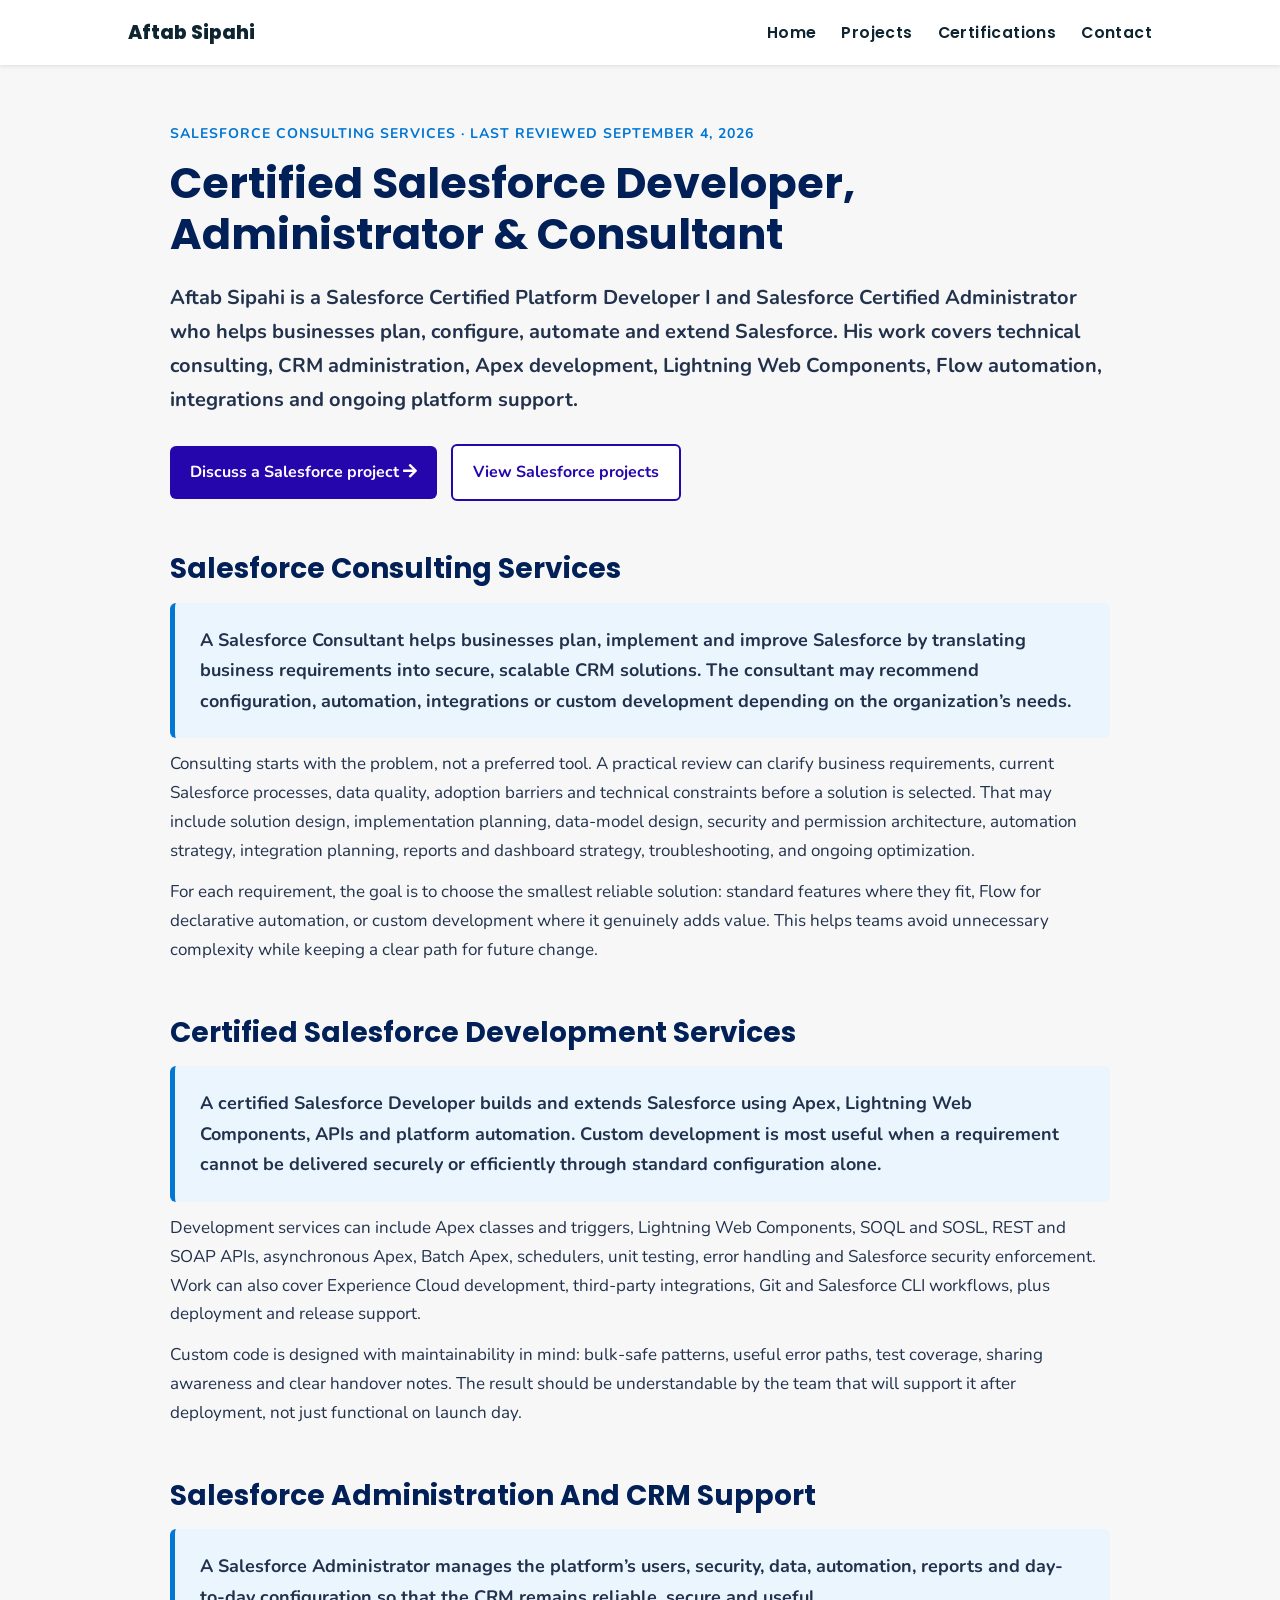
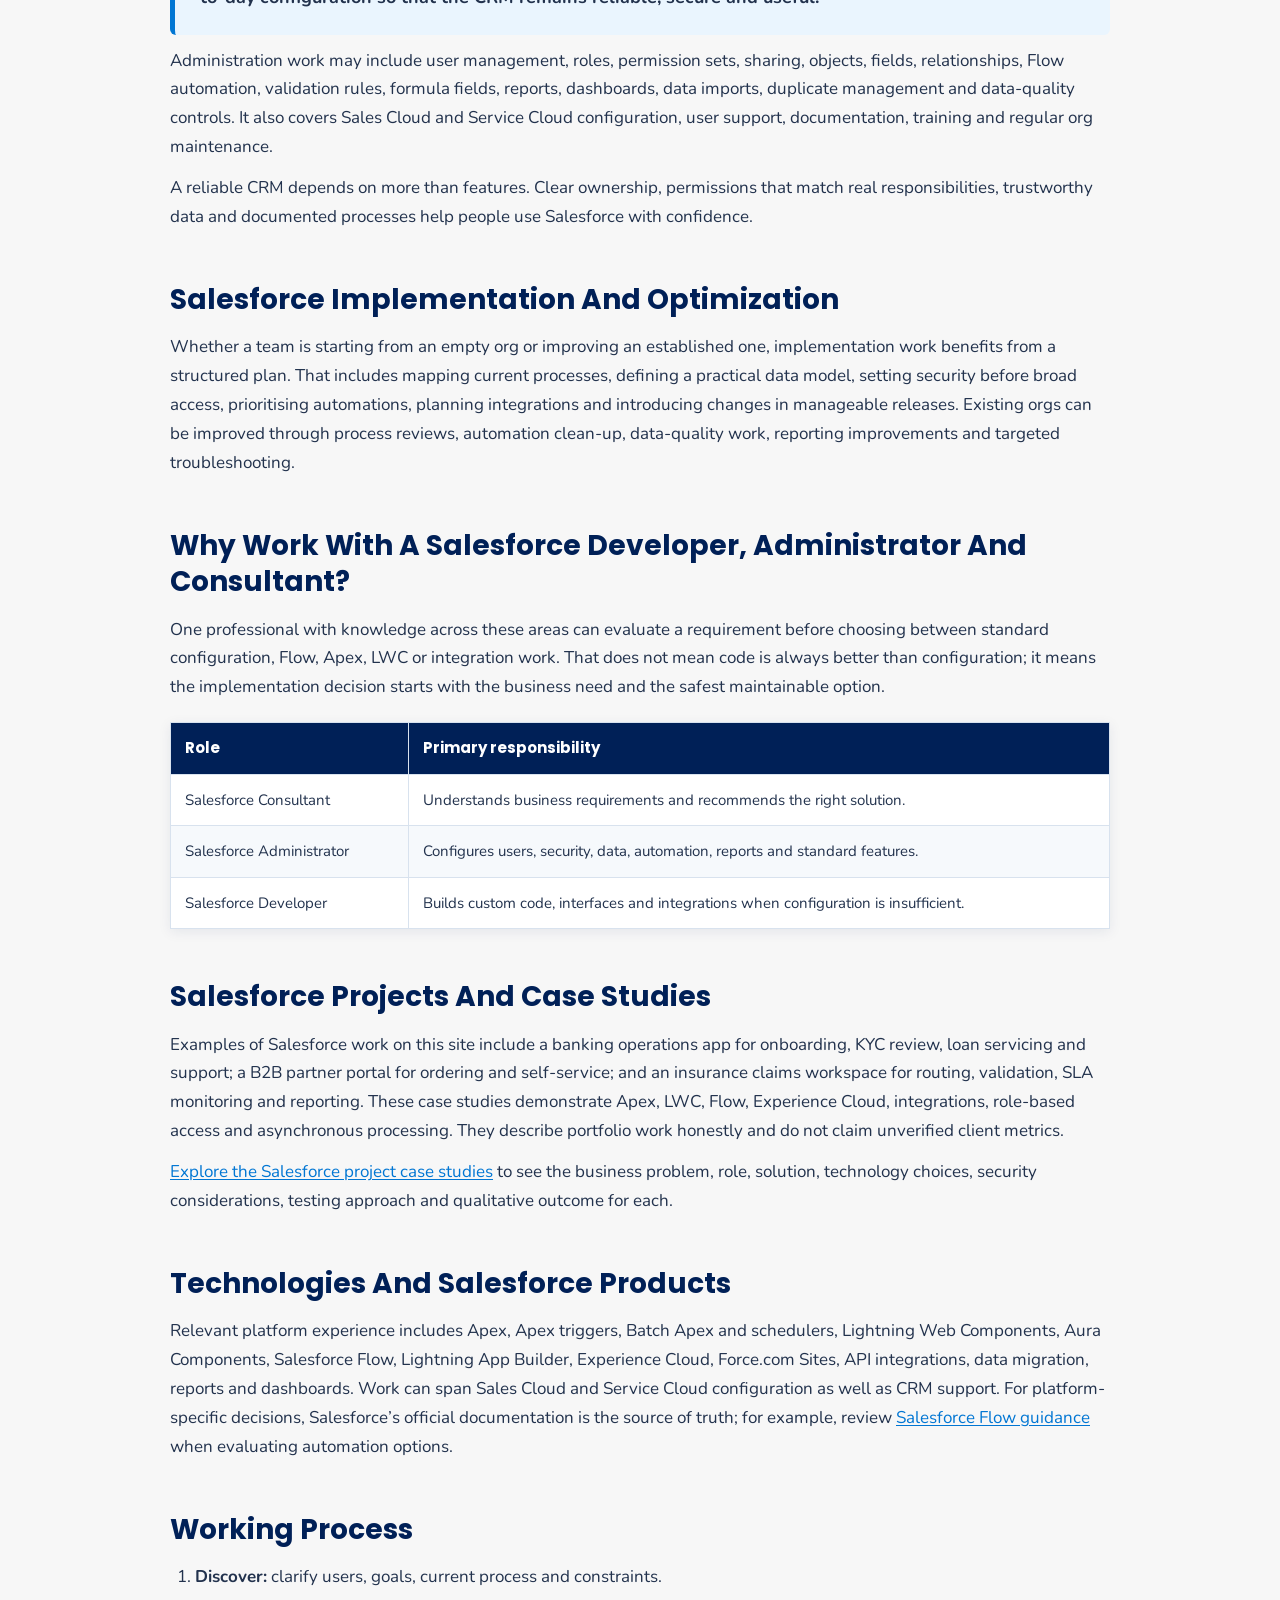
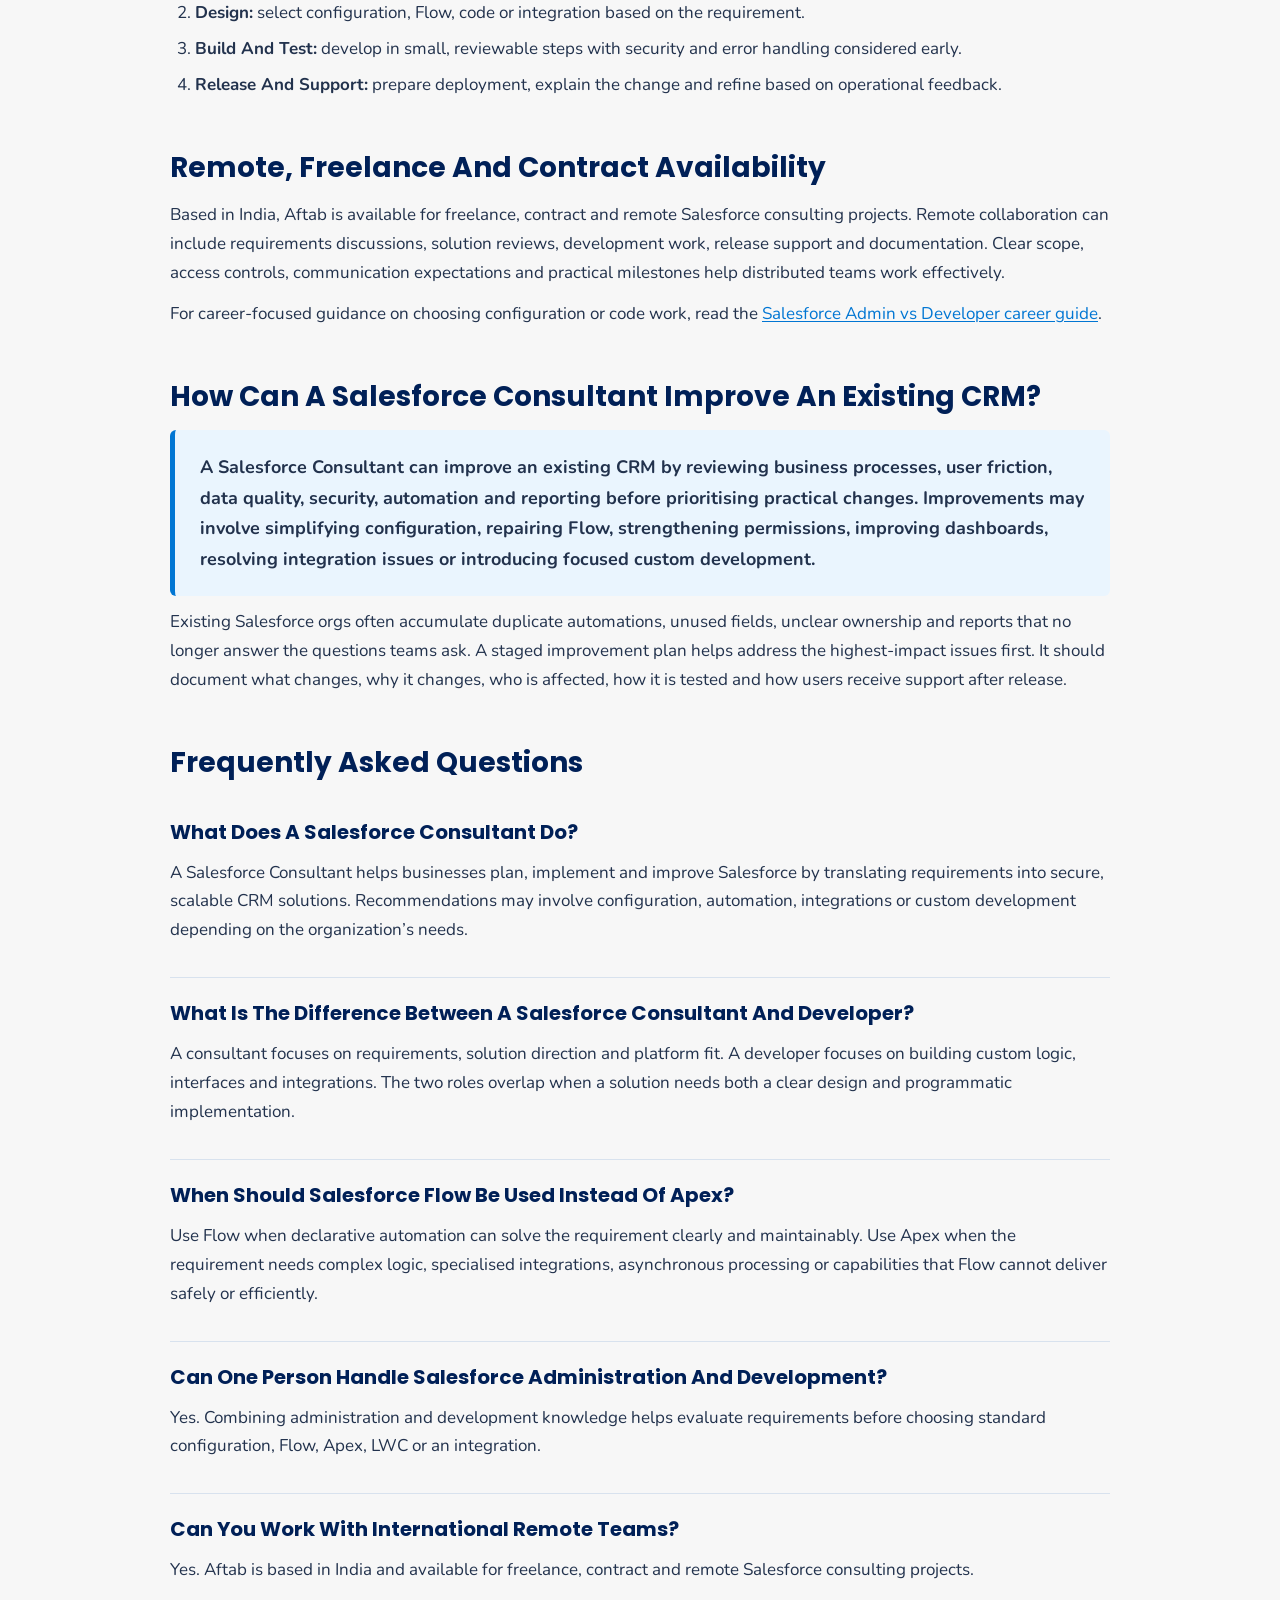
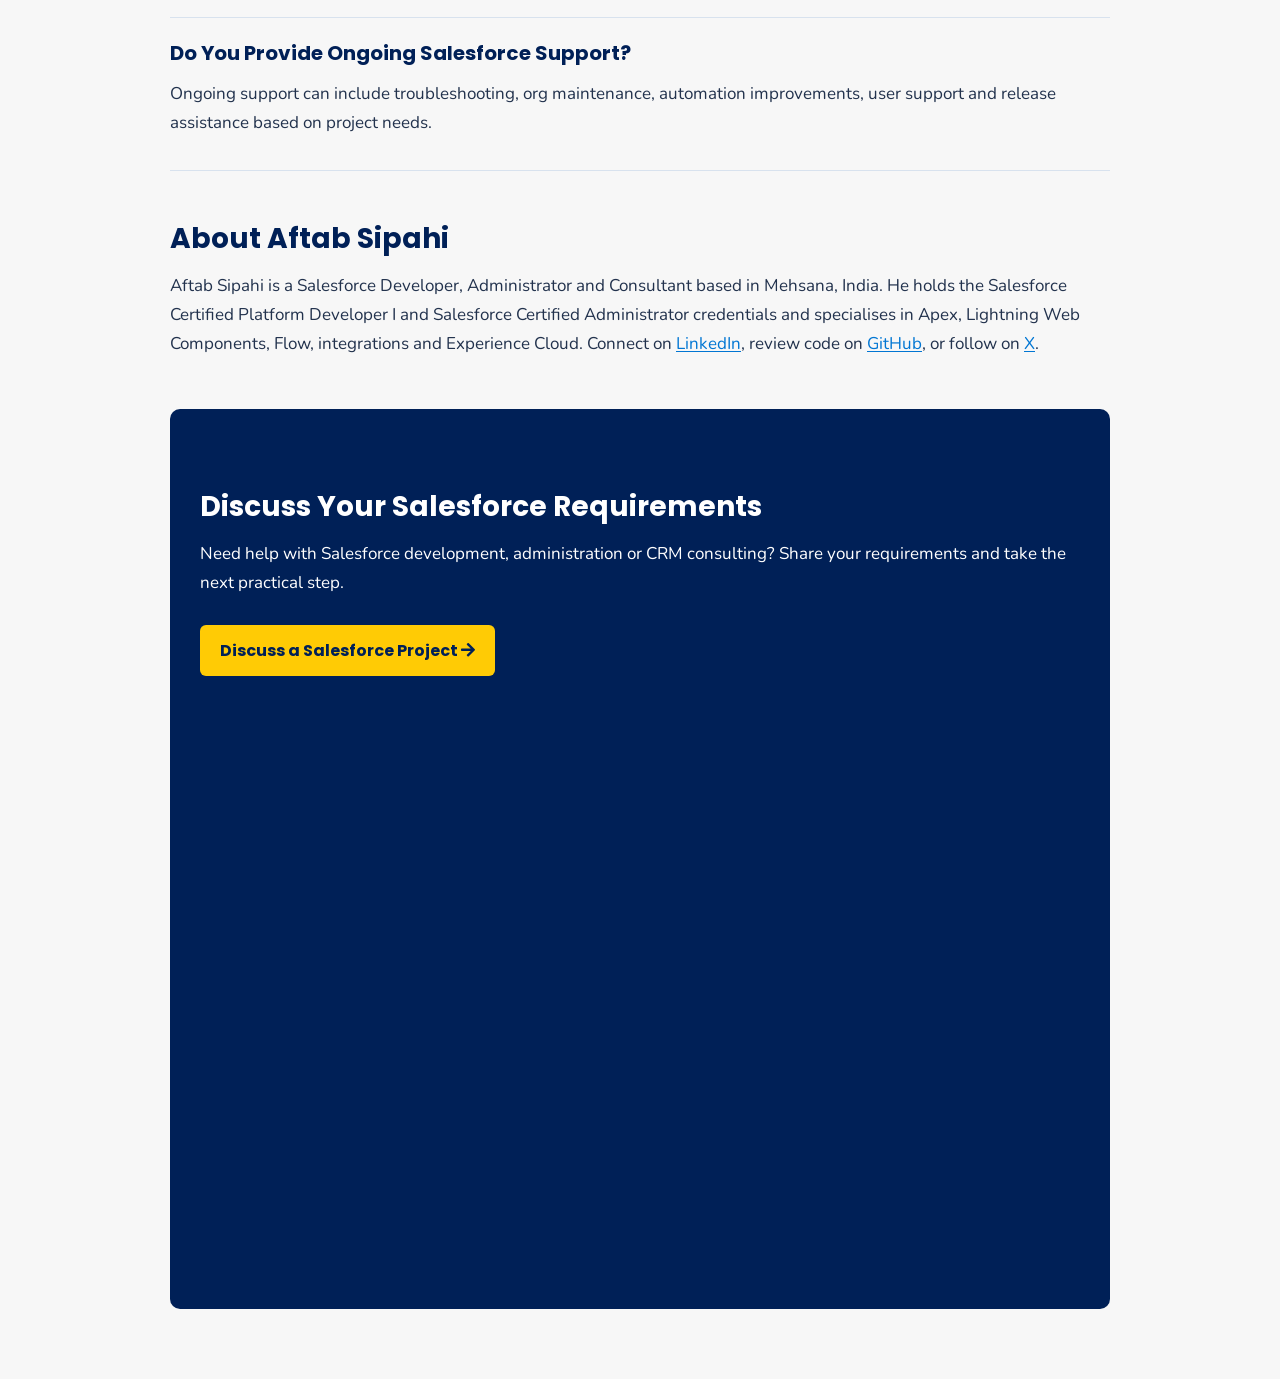
<file: salesforce-developer-administrator/index.html>
<!DOCTYPE html>
<html lang="en">
<head>
  <meta charset="UTF-8">
  <meta name="viewport" content="width=device-width, initial-scale=1.0">
  <meta name="description" content="Work with Aftab Sipahi, a certified Salesforce Developer, Administrator and Consultant in India specializing in Apex, LWC, Flow, integrations and CRM support.">
  <link rel="canonical" href="https://aftabsipahi.com/salesforce-developer-administrator/">
  <meta property="og:type" content="website">
  <meta property="og:title" content="Certified Salesforce Developer &amp; Consultant | Aftab Sipahi">
  <meta property="og:description" content="Certified Salesforce development, administration and consulting services for automation, integrations and CRM support.">
  <meta property="og:url" content="https://aftabsipahi.com/salesforce-developer-administrator/">
  <meta property="og:image" content="https://aftabsipahi.com/assets/images/hero.png">
  <meta property="og:image:alt" content="Aftab Sipahi, certified Salesforce Developer, Administrator and Consultant">
  <meta name="twitter:card" content="summary_large_image">
  <meta name="twitter:title" content="Certified Salesforce Developer &amp; Consultant | Aftab Sipahi">
  <meta name="twitter:description" content="Salesforce consulting, administration and development services from Aftab Sipahi.">
  <meta name="twitter:image" content="https://aftabsipahi.com/assets/images/hero.png">
  <meta name="twitter:image:alt" content="Aftab Sipahi, certified Salesforce Developer, Administrator and Consultant">
  <link rel="stylesheet" href="../assets/css/style.css">
  <link rel="stylesheet" href="https://cdnjs.cloudflare.com/ajax/libs/font-awesome/5.15.3/css/all.min.css" integrity="sha512-iBBXm8fW90+nuLcSKlbmrPcLa0OT92xO1BIsZ+ywDWZCvqsWgccV3gFoRBv0z+8dLJgyAHIhR35VZc2oM/gI1w==" crossorigin="anonymous" referrerpolicy="no-referrer">
  <link rel="shortcut icon" href="../assets/images/favicon.png" type="image/x-png">
  <title>Certified Salesforce Developer &amp; Consultant | Aftab Sipahi</title>
  <script type="application/ld+json">
  {"@context":"https://schema.org","@graph":[
    {"@type":"Person","@id":"https://aftabsipahi.com/#aftab-sipahi","name":"Aftab Sipahi","url":"https://aftabsipahi.com/","image":"https://aftabsipahi.com/assets/images/profile2.jpg","jobTitle":"Certified Salesforce Developer, Administrator and Consultant","homeLocation":{"@type":"Place","name":"Mehsana, Gujarat, India"},"hasCredential":[{"@type":"EducationalOccupationalCredential","name":"Salesforce Certified Platform Developer I"},{"@type":"EducationalOccupationalCredential","name":"Salesforce Certified Administrator"}],"sameAs":["https://www.linkedin.com/in/aftabsipahi/","https://github.com/sipahiaftab","https://x.com/Aftab_Sipahi"]},
    {"@type":"Service","@id":"https://aftabsipahi.com/salesforce-developer-administrator/#service","name":"Salesforce consulting, development and administration services","description":"Salesforce consulting, CRM administration, Apex development, Lightning Web Components, Flow automation, integrations and ongoing platform support.","provider":{"@id":"https://aftabsipahi.com/#aftab-sipahi"},"areaServed":"Worldwide","serviceType":["Salesforce consulting","Salesforce development","Salesforce administration"]},
    {"@type":"FAQPage","mainEntity":[
      {"@type":"Question","name":"What does a Salesforce Consultant do?","acceptedAnswer":{"@type":"Answer","text":"A Salesforce Consultant helps businesses plan, implement and improve Salesforce by translating business requirements into secure, scalable CRM solutions. The consultant may recommend configuration, automation, integrations or custom development depending on the organization’s needs."}},
      {"@type":"Question","name":"Can one person handle Salesforce administration and development?","acceptedAnswer":{"@type":"Answer","text":"Yes. One professional with skills across consulting, administration and development can assess a requirement before choosing standard configuration, Flow, Apex, Lightning Web Components or an integration."}},
      {"@type":"Question","name":"Can you work with international remote teams?","acceptedAnswer":{"@type":"Answer","text":"Yes. Aftab is based in India and available for freelance, contract and remote Salesforce consulting projects."}},
      {"@type":"Question","name":"Do you provide ongoing Salesforce support?","acceptedAnswer":{"@type":"Answer","text":"Ongoing Salesforce support can include troubleshooting, org maintenance, automation improvements, user support and release assistance based on project needs."}}
    ]}
  ]}
  </script>
</head>
<body>
  <a class="skip-link" href="#main-content">Skip to main content</a>
  <header class="service-header">
    <a href="../" class="logo">Aftab Sipahi</a>
    <nav class="navbar" aria-label="Primary navigation"><ul><li><a href="../">Home</a></li><li><a href="../#work">Projects</a></li><li><a href="../#certifications">Certifications</a></li><li><a href="../#contact">Contact</a></li></ul></nav>
  </header>
  <main id="main-content" class="career-guide service-page">
    <p class="eyebrow">SALESFORCE CONSULTING SERVICES · LAST REVIEWED SEPTEMBER 4, 2026</p>
    <h1>Certified Salesforce Developer, Administrator &amp; Consultant</h1>
    <p class="service-lead">Aftab Sipahi is a Salesforce Certified Platform Developer I and Salesforce Certified Administrator who helps businesses plan, configure, automate and extend Salesforce. His work covers technical consulting, CRM administration, Apex development, Lightning Web Components, Flow automation, integrations and ongoing platform support.</p>
    <p><a class="service-cta" href="../#contact">Discuss a Salesforce project <i class="fas fa-arrow-right" aria-hidden="true"></i></a> <a class="service-cta service-cta-secondary" href="../#work">View Salesforce projects</a></p>

    <h2>Salesforce Consulting Services</h2>
    <p class="snippet-answer">A Salesforce Consultant helps businesses plan, implement and improve Salesforce by translating business requirements into secure, scalable CRM solutions. The consultant may recommend configuration, automation, integrations or custom development depending on the organization’s needs.</p>
    <p>Consulting starts with the problem, not a preferred tool. A practical review can clarify business requirements, current Salesforce processes, data quality, adoption barriers and technical constraints before a solution is selected. That may include solution design, implementation planning, data-model design, security and permission architecture, automation strategy, integration planning, reports and dashboard strategy, troubleshooting, and ongoing optimization.</p>
    <p>For each requirement, the goal is to choose the smallest reliable solution: standard features where they fit, Flow for declarative automation, or custom development where it genuinely adds value. This helps teams avoid unnecessary complexity while keeping a clear path for future change.</p>

    <h2>Certified Salesforce Development Services</h2>
    <p class="snippet-answer">A certified Salesforce Developer builds and extends Salesforce using Apex, Lightning Web Components, APIs and platform automation. Custom development is most useful when a requirement cannot be delivered securely or efficiently through standard configuration alone.</p>
    <p>Development services can include Apex classes and triggers, Lightning Web Components, SOQL and SOSL, REST and SOAP APIs, asynchronous Apex, Batch Apex, schedulers, unit testing, error handling and Salesforce security enforcement. Work can also cover Experience Cloud development, third-party integrations, Git and Salesforce CLI workflows, plus deployment and release support.</p>
    <p>Custom code is designed with maintainability in mind: bulk-safe patterns, useful error paths, test coverage, sharing awareness and clear handover notes. The result should be understandable by the team that will support it after deployment, not just functional on launch day.</p>

    <h2>Salesforce Administration and CRM Support</h2>
    <p class="snippet-answer">A Salesforce Administrator manages the platform’s users, security, data, automation, reports and day-to-day configuration so that the CRM remains reliable, secure and useful.</p>
    <p>Administration work may include user management, roles, permission sets, sharing, objects, fields, relationships, Flow automation, validation rules, formula fields, reports, dashboards, data imports, duplicate management and data-quality controls. It also covers Sales Cloud and Service Cloud configuration, user support, documentation, training and regular org maintenance.</p>
    <p>A reliable CRM depends on more than features. Clear ownership, permissions that match real responsibilities, trustworthy data and documented processes help people use Salesforce with confidence.</p>

    <h2>Salesforce Implementation and Optimization</h2>
    <p>Whether a team is starting from an empty org or improving an established one, implementation work benefits from a structured plan. That includes mapping current processes, defining a practical data model, setting security before broad access, prioritising automations, planning integrations and introducing changes in manageable releases. Existing orgs can be improved through process reviews, automation clean-up, data-quality work, reporting improvements and targeted troubleshooting.</p>

    <h2>Why Work With a Salesforce Developer, Administrator and Consultant?</h2>
    <p>One professional with knowledge across these areas can evaluate a requirement before choosing between standard configuration, Flow, Apex, LWC or integration work. That does not mean code is always better than configuration; it means the implementation decision starts with the business need and the safest maintainable option.</p>
    <table class="guide-table"><thead><tr><th>Role</th><th>Primary responsibility</th></tr></thead><tbody>
      <tr><td>Salesforce Consultant</td><td>Understands business requirements and recommends the right solution.</td></tr>
      <tr><td>Salesforce Administrator</td><td>Configures users, security, data, automation, reports and standard features.</td></tr>
      <tr><td>Salesforce Developer</td><td>Builds custom code, interfaces and integrations when configuration is insufficient.</td></tr>
    </tbody></table>

    <h2>Salesforce Projects and Case Studies</h2>
    <p>Examples of Salesforce work on this site include a banking operations app for onboarding, KYC review, loan servicing and support; a B2B partner portal for ordering and self-service; and an insurance claims workspace for routing, validation, SLA monitoring and reporting. These case studies demonstrate Apex, LWC, Flow, Experience Cloud, integrations, role-based access and asynchronous processing. They describe portfolio work honestly and do not claim unverified client metrics.</p>
    <p><a href="../#work">Explore the Salesforce project case studies</a> to see the business problem, role, solution, technology choices, security considerations, testing approach and qualitative outcome for each.</p>

    <h2>Technologies and Salesforce Products</h2>
    <p>Relevant platform experience includes Apex, Apex triggers, Batch Apex and schedulers, Lightning Web Components, Aura Components, Salesforce Flow, Lightning App Builder, Experience Cloud, Force.com Sites, API integrations, data migration, reports and dashboards. Work can span Sales Cloud and Service Cloud configuration as well as CRM support. For platform-specific decisions, Salesforce’s official documentation is the source of truth; for example, review <a href="https://help.salesforce.com/s/articleView?id=platform.flow.htm&amp;type=5" target="_blank" rel="noopener noreferrer">Salesforce Flow guidance</a> when evaluating automation options.</p>

    <h2>Working Process</h2>
    <ol><li><strong>Discover:</strong> clarify users, goals, current process and constraints.</li><li><strong>Design:</strong> select configuration, Flow, code or integration based on the requirement.</li><li><strong>Build and test:</strong> develop in small, reviewable steps with security and error handling considered early.</li><li><strong>Release and support:</strong> prepare deployment, explain the change and refine based on operational feedback.</li></ol>

    <h2>Remote, Freelance and Contract Availability</h2>
    <p>Based in India, Aftab is available for freelance, contract and remote Salesforce consulting projects. Remote collaboration can include requirements discussions, solution reviews, development work, release support and documentation. Clear scope, access controls, communication expectations and practical milestones help distributed teams work effectively.</p>

    <p>For career-focused guidance on choosing configuration or code work, read the <a href="../blog/salesforce-admin-vs-developer.html">Salesforce Admin vs Developer career guide</a>.</p>

    <h2>How Can a Salesforce Consultant Improve an Existing CRM?</h2>
    <p class="snippet-answer">A Salesforce Consultant can improve an existing CRM by reviewing business processes, user friction, data quality, security, automation and reporting before prioritising practical changes. Improvements may involve simplifying configuration, repairing Flow, strengthening permissions, improving dashboards, resolving integration issues or introducing focused custom development.</p>
    <p>Existing Salesforce orgs often accumulate duplicate automations, unused fields, unclear ownership and reports that no longer answer the questions teams ask. A staged improvement plan helps address the highest-impact issues first. It should document what changes, why it changes, who is affected, how it is tested and how users receive support after release.</p>

    <h2>Frequently Asked Questions</h2>
    <div class="faq-item"><h3>What does a Salesforce Consultant do?</h3><p>A Salesforce Consultant helps businesses plan, implement and improve Salesforce by translating requirements into secure, scalable CRM solutions. Recommendations may involve configuration, automation, integrations or custom development depending on the organization’s needs.</p></div>
    <div class="faq-item"><h3>What is the difference between a Salesforce Consultant and Developer?</h3><p>A consultant focuses on requirements, solution direction and platform fit. A developer focuses on building custom logic, interfaces and integrations. The two roles overlap when a solution needs both a clear design and programmatic implementation.</p></div>
    <div class="faq-item"><h3>When should Salesforce Flow be used instead of Apex?</h3><p>Use Flow when declarative automation can solve the requirement clearly and maintainably. Use Apex when the requirement needs complex logic, specialised integrations, asynchronous processing or capabilities that Flow cannot deliver safely or efficiently.</p></div>
    <div class="faq-item"><h3>Can one person handle Salesforce administration and development?</h3><p>Yes. Combining administration and development knowledge helps evaluate requirements before choosing standard configuration, Flow, Apex, LWC or an integration.</p></div>
    <div class="faq-item"><h3>Can you work with international remote teams?</h3><p>Yes. Aftab is based in India and available for freelance, contract and remote Salesforce consulting projects.</p></div>
    <div class="faq-item"><h3>Do you provide ongoing Salesforce support?</h3><p>Ongoing support can include troubleshooting, org maintenance, automation improvements, user support and release assistance based on project needs.</p></div>

    <h2>About Aftab Sipahi</h2>
    <p>Aftab Sipahi is a Salesforce Developer, Administrator and Consultant based in Mehsana, India. He holds the Salesforce Certified Platform Developer I and Salesforce Certified Administrator credentials and specialises in Apex, Lightning Web Components, Flow, integrations and Experience Cloud. Connect on <a href="https://www.linkedin.com/in/aftabsipahi/" target="_blank" rel="noopener noreferrer">LinkedIn</a>, review code on <a href="https://github.com/sipahiaftab" target="_blank" rel="noopener noreferrer">GitHub</a>, or follow on <a href="https://x.com/Aftab_Sipahi" target="_blank" rel="noopener noreferrer">X</a>.</p>

    <section class="service-final-cta" aria-labelledby="service-contact-title"><h2 id="service-contact-title">Discuss Your Salesforce Requirements</h2><p>Need help with Salesforce development, administration or CRM consulting? Share your requirements and take the next practical step.</p><a class="service-cta" href="../#contact">Discuss a Salesforce Project <i class="fas fa-arrow-right" aria-hidden="true"></i></a></section>
  </main>
</body>
</html>
</file>
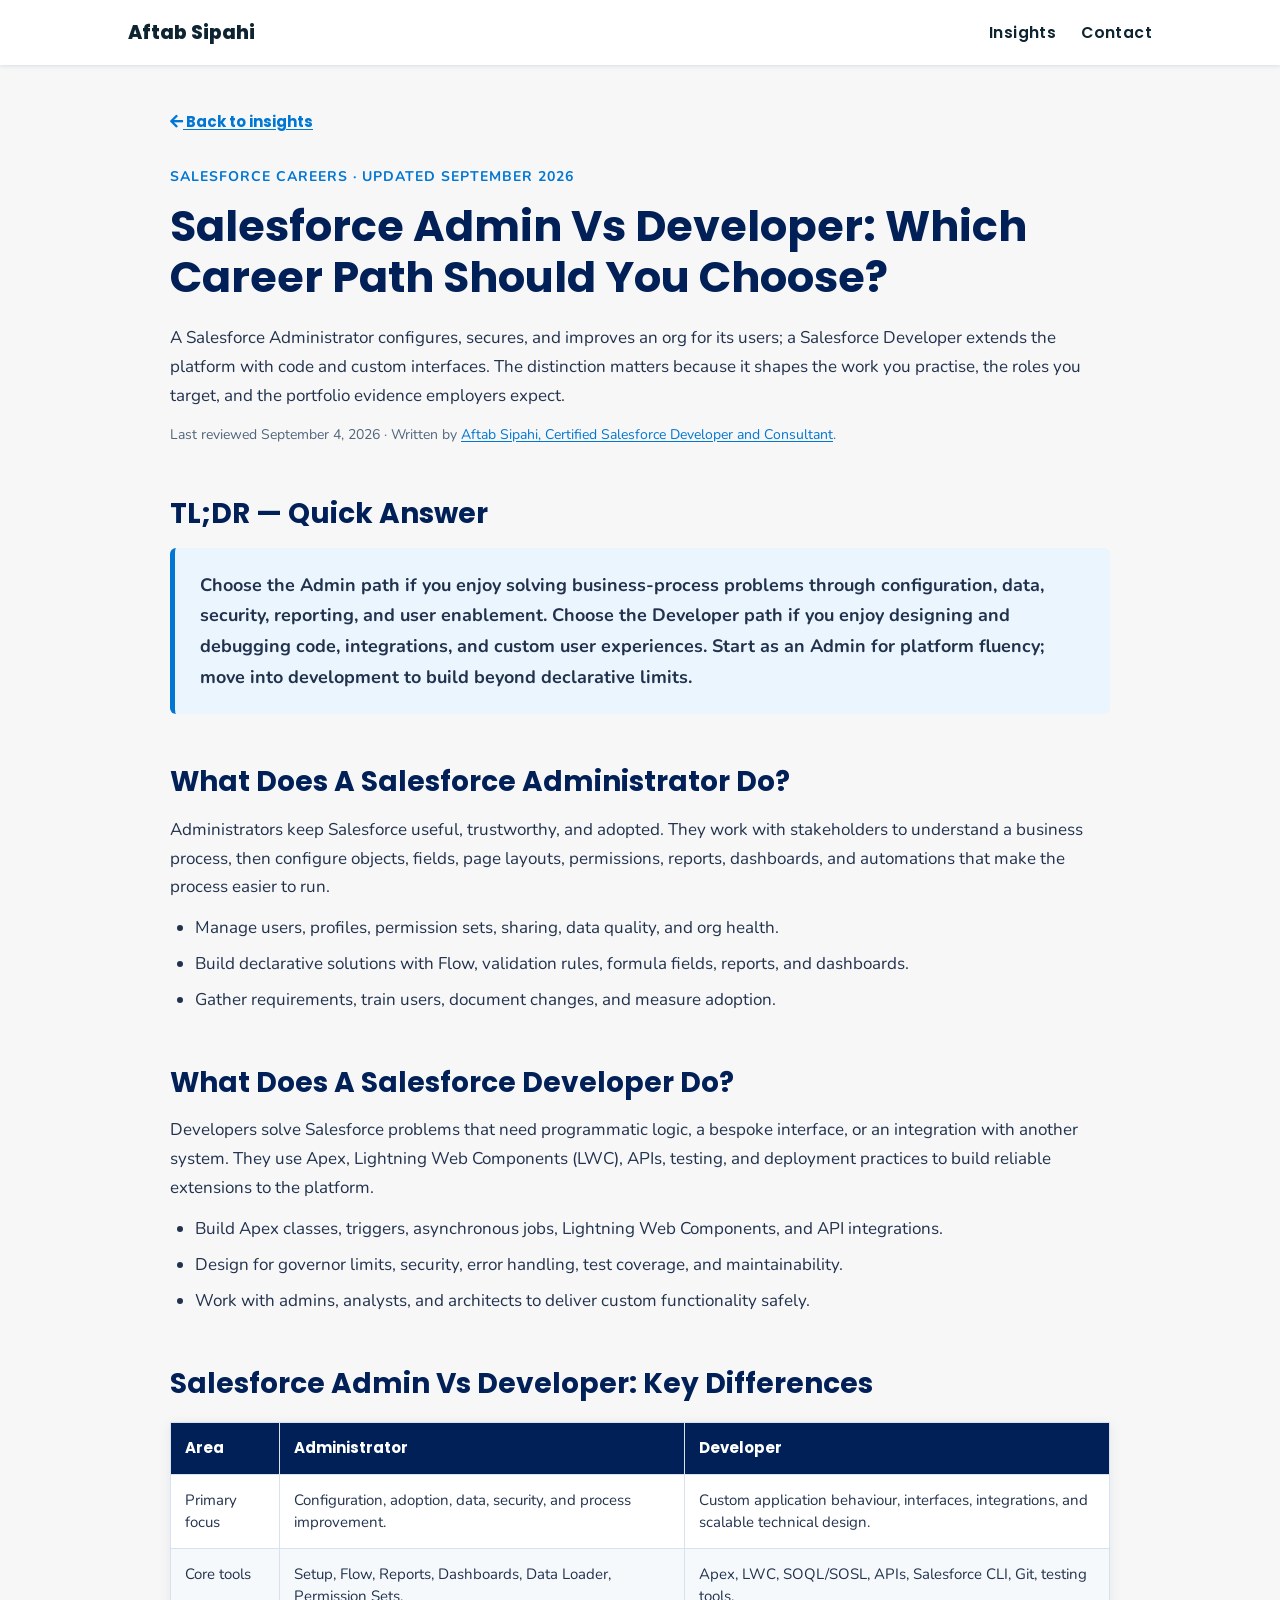
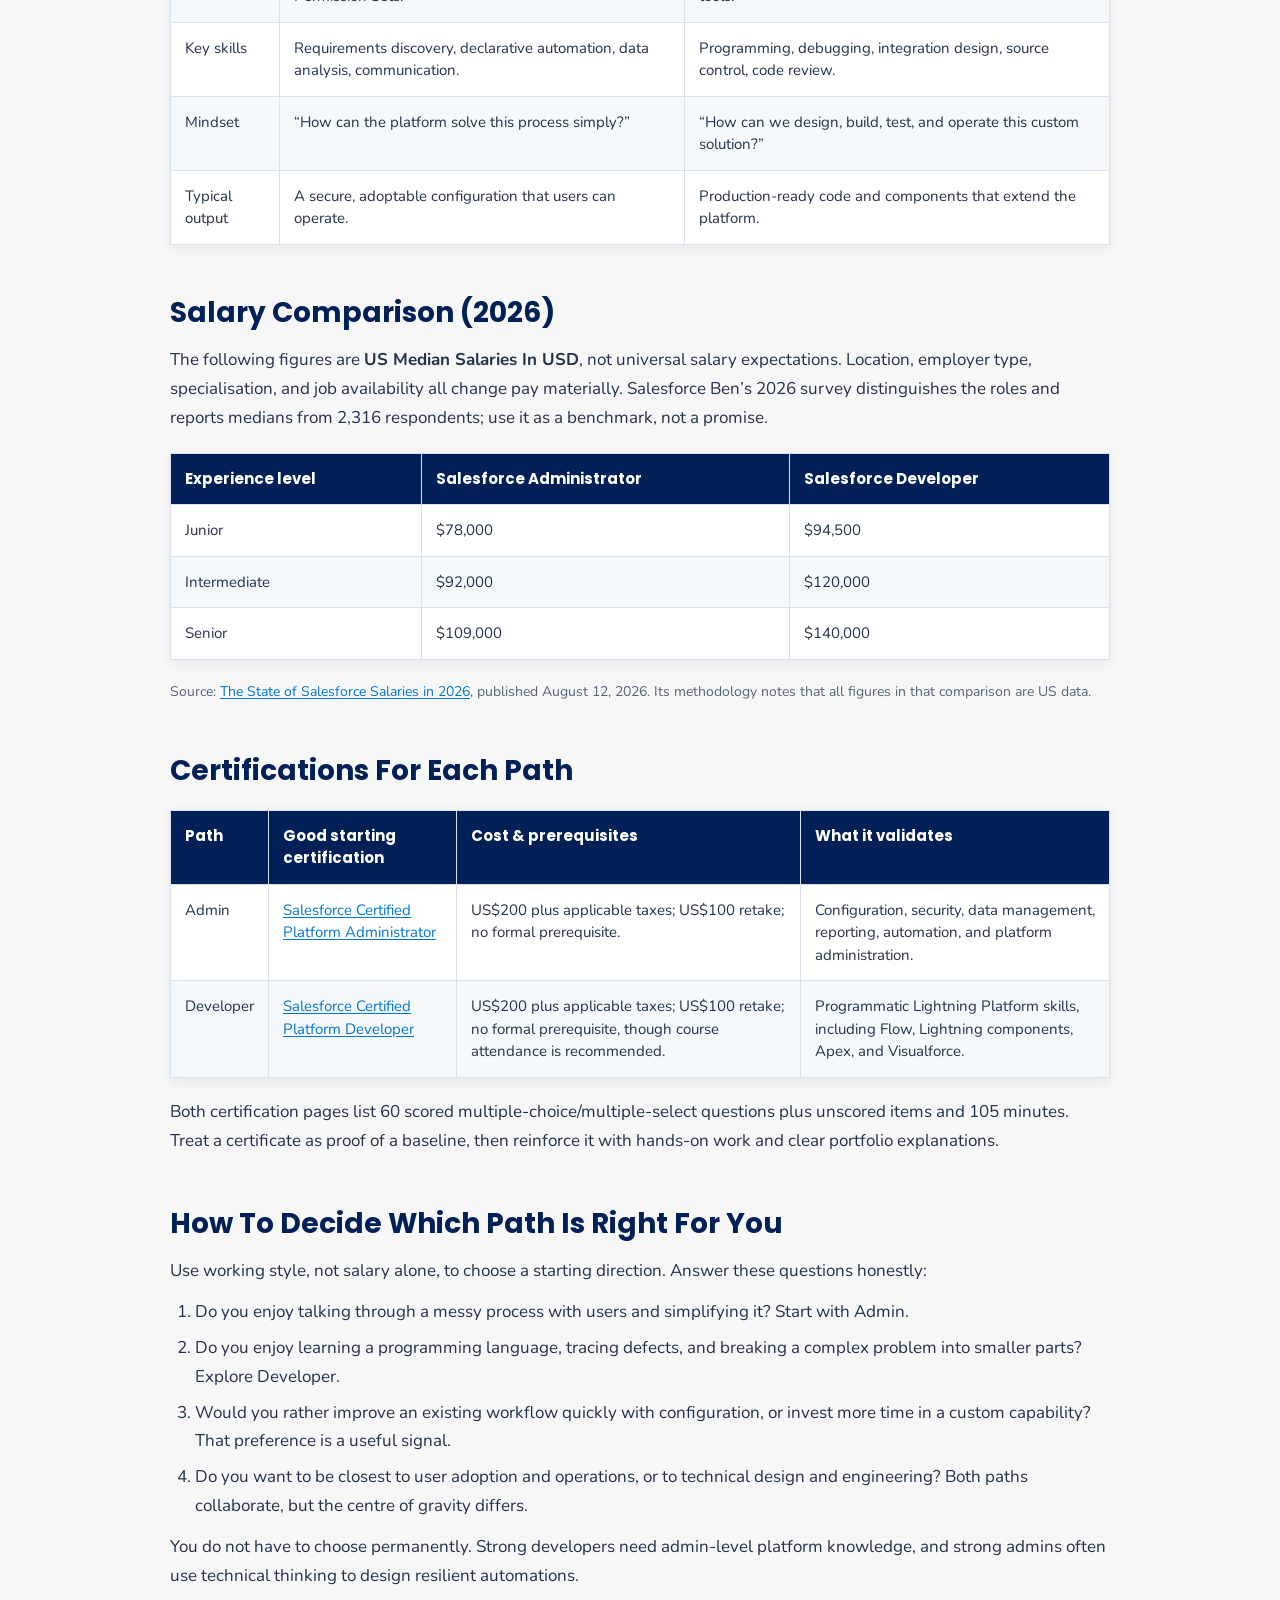
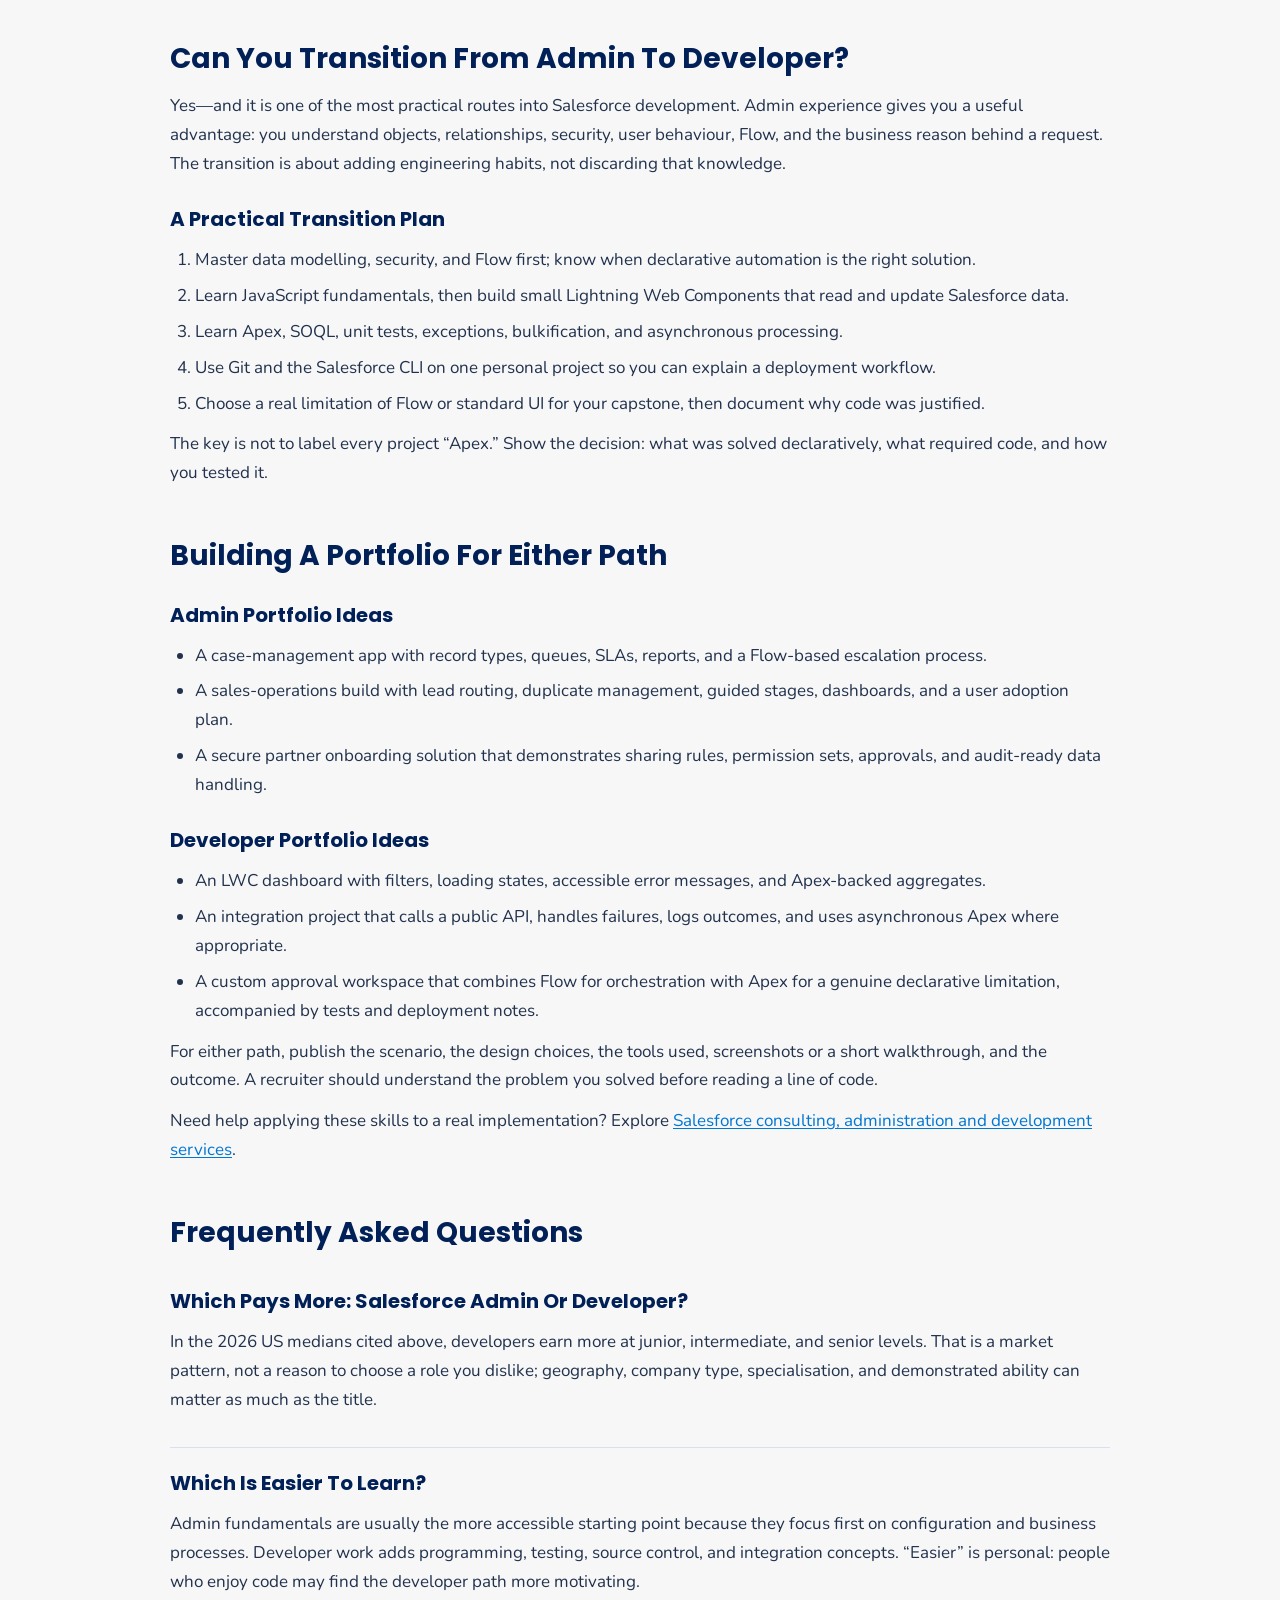
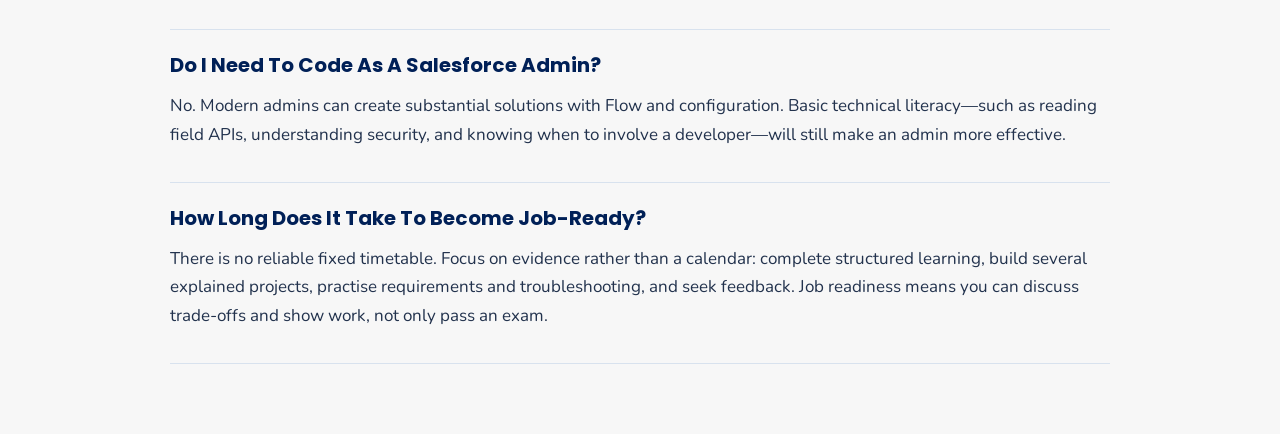
<file: blog/salesforce-admin-vs-developer.html>
<!DOCTYPE html>
<html lang="en">
<head>
  <meta charset="UTF-8">
  <meta name="viewport" content="width=device-width, initial-scale=1.0">
  <meta name="description" content="Compare Salesforce Admin and Developer roles — responsibilities, skills, salaries, and certifications — to choose the right career path for 2026.">
  <link rel="canonical" href="https://aftabsipahi.com/blog/salesforce-admin-vs-developer.html">
  <meta property="og:type" content="article">
  <meta property="og:title" content="Salesforce Admin vs Developer: Key Differences &amp; Career Guide">
  <meta property="og:description" content="Compare Salesforce Admin and Developer roles, responsibilities, skills, salaries and certifications for 2026.">
  <meta property="og:url" content="https://aftabsipahi.com/blog/salesforce-admin-vs-developer.html">
  <meta property="og:image" content="https://aftabsipahi.com/assets/images/hero.png">
  <meta property="og:image:alt" content="Aftab Sipahi, certified Salesforce Developer, Administrator and Consultant">
  <meta name="twitter:card" content="summary_large_image">
  <meta name="twitter:title" content="Salesforce Admin vs Developer: Key Differences &amp; Career Guide">
  <meta name="twitter:description" content="Compare Salesforce Admin and Developer roles, responsibilities, skills, salaries and certifications for 2026.">
  <meta name="twitter:image" content="https://aftabsipahi.com/assets/images/hero.png">
  <meta name="twitter:image:alt" content="Aftab Sipahi, certified Salesforce Developer, Administrator and Consultant">
  <link rel="stylesheet" href="../assets/css/style.css">
  <link rel="stylesheet" href="https://cdnjs.cloudflare.com/ajax/libs/font-awesome/5.15.3/css/all.min.css" integrity="sha512-iBBXm8fW90+nuLcSKlbmrPcLa0OT92xO1BIsZ+ywDWZCvqsWgccV3gFoRBv0z+8dLJgyAHIhR35VZc2oM/gI1w==" crossorigin="anonymous" referrerpolicy="no-referrer">
  <link rel="shortcut icon" href="../assets/images/favicon.png" type="image/x-png">
  <title>Salesforce Admin vs Developer: Key Differences &amp; Career Guide</title>
  <script type="application/ld+json">
    {
      "@context": "https://schema.org",
      "@graph": [
        {
          "@type": "Article",
          "headline": "Salesforce Admin vs Developer: Which Career Path Should You Choose?",
          "description": "Compare Salesforce Admin and Developer roles — responsibilities, skills, salaries, and certifications — to choose the right career path for 2026.",
          "author": { "@type": "Person", "name": "Aftab Sipahi" },
          "publisher": { "@type": "Person", "name": "Aftab Sipahi" },
          "datePublished": "2026-09-04",
          "dateModified": "2026-09-04"
        },
        {
          "@type": "FAQPage",
          "mainEntity": [
            {
              "@type": "Question",
              "name": "Which pays more: Salesforce Admin or Developer?",
              "acceptedAnswer": { "@type": "Answer", "text": "In the 2026 US medians cited in this guide, developers earn more at junior, intermediate, and senior levels. Geography, company type, specialisation, and demonstrated ability can matter as much as the title." }
            },
            {
              "@type": "Question",
              "name": "Which is easier to learn?",
              "acceptedAnswer": { "@type": "Answer", "text": "Admin fundamentals are usually the more accessible starting point because they focus first on configuration and business processes. Developer work adds programming, testing, source control, and integration concepts." }
            },
            {
              "@type": "Question",
              "name": "Do I need to code as a Salesforce Admin?",
              "acceptedAnswer": { "@type": "Answer", "text": "No. Modern admins can create substantial solutions with Flow and configuration. Basic technical literacy still makes an admin more effective." }
            },
            {
              "@type": "Question",
              "name": "How long does it take to become job-ready?",
              "acceptedAnswer": { "@type": "Answer", "text": "There is no reliable fixed timetable. Focus on completing structured learning, building explained projects, practising requirements and troubleshooting, and seeking feedback." }
            }
          ]
        }
      ]
    }
  </script>
</head>
<body>
  <header class="service-header">
    <a href="../index.html" class="logo">Aftab Sipahi</a>
    <nav class="navbar" aria-label="Primary navigation">
      <ul><li><a href="../index.html#insights">Insights</a></li><li><a href="../index.html#contact">Contact</a></li></ul>
    </nav>
  </header>

  <main class="career-guide">
    <a class="back-link" href="../index.html#insights"><i class="fas fa-arrow-left"></i> Back to insights</a>
    <p class="eyebrow">SALESFORCE CAREERS · UPDATED SEPTEMBER 2026</p>
    <h1>Salesforce Admin vs Developer: Which Career Path Should You Choose?</h1>
    <p>A Salesforce Administrator configures, secures, and improves an org for its users; a Salesforce Developer extends the platform with code and custom interfaces. The distinction matters because it shapes the work you practise, the roles you target, and the portfolio evidence employers expect.</p>
    <p class="source-note">Last reviewed September 4, 2026 · Written by <a href="../salesforce-developer-administrator/">Aftab Sipahi, Certified Salesforce Developer and Consultant</a>.</p>

    <h2>TL;DR — Quick Answer</h2>
    <p class="snippet-answer">Choose the Admin path if you enjoy solving business-process problems through configuration, data, security, reporting, and user enablement. Choose the Developer path if you enjoy designing and debugging code, integrations, and custom user experiences. Start as an Admin for platform fluency; move into development to build beyond declarative limits.</p>

    <h2>What Does a Salesforce Administrator Do?</h2>
    <p>Administrators keep Salesforce useful, trustworthy, and adopted. They work with stakeholders to understand a business process, then configure objects, fields, page layouts, permissions, reports, dashboards, and automations that make the process easier to run.</p>
    <ul>
      <li>Manage users, profiles, permission sets, sharing, data quality, and org health.</li>
      <li>Build declarative solutions with Flow, validation rules, formula fields, reports, and dashboards.</li>
      <li>Gather requirements, train users, document changes, and measure adoption.</li>
    </ul>

    <h2>What Does a Salesforce Developer Do?</h2>
    <p>Developers solve Salesforce problems that need programmatic logic, a bespoke interface, or an integration with another system. They use Apex, Lightning Web Components (LWC), APIs, testing, and deployment practices to build reliable extensions to the platform.</p>
    <ul>
      <li>Build Apex classes, triggers, asynchronous jobs, Lightning Web Components, and API integrations.</li>
      <li>Design for governor limits, security, error handling, test coverage, and maintainability.</li>
      <li>Work with admins, analysts, and architects to deliver custom functionality safely.</li>
    </ul>

    <h2>Salesforce Admin vs Developer: Key Differences</h2>
    <table class="guide-table">
      <thead><tr><th>Area</th><th>Administrator</th><th>Developer</th></tr></thead>
      <tbody>
        <tr><td>Primary focus</td><td>Configuration, adoption, data, security, and process improvement.</td><td>Custom application behaviour, interfaces, integrations, and scalable technical design.</td></tr>
        <tr><td>Core tools</td><td>Setup, Flow, Reports, Dashboards, Data Loader, Permission Sets.</td><td>Apex, LWC, SOQL/SOSL, APIs, Salesforce CLI, Git, testing tools.</td></tr>
        <tr><td>Key skills</td><td>Requirements discovery, declarative automation, data analysis, communication.</td><td>Programming, debugging, integration design, source control, code review.</td></tr>
        <tr><td>Mindset</td><td>“How can the platform solve this process simply?”</td><td>“How can we design, build, test, and operate this custom solution?”</td></tr>
        <tr><td>Typical output</td><td>A secure, adoptable configuration that users can operate.</td><td>Production-ready code and components that extend the platform.</td></tr>
      </tbody>
    </table>

    <h2>Salary Comparison (2026)</h2>
    <p>The following figures are <strong>US median salaries in USD</strong>, not universal salary expectations. Location, employer type, specialisation, and job availability all change pay materially. Salesforce Ben’s 2026 survey distinguishes the roles and reports medians from 2,316 respondents; use it as a benchmark, not a promise.</p>
    <table class="guide-table">
      <thead><tr><th>Experience level</th><th>Salesforce Administrator</th><th>Salesforce Developer</th></tr></thead>
      <tbody>
        <tr><td>Junior</td><td>$78,000</td><td>$94,500</td></tr>
        <tr><td>Intermediate</td><td>$92,000</td><td>$120,000</td></tr>
        <tr><td>Senior</td><td>$109,000</td><td>$140,000</td></tr>
      </tbody>
    </table>
    <p class="source-note">Source: <a href="https://www.salesforceben.com/the-state-of-salesforce-salaries-in-2026/" target="_blank" rel="noopener noreferrer">The State of Salesforce Salaries in 2026</a>, published August 12, 2026. Its methodology notes that all figures in that comparison are US data.</p>

    <h2>Certifications for Each Path</h2>
    <table class="guide-table">
      <thead><tr><th>Path</th><th>Good starting certification</th><th>Cost &amp; prerequisites</th><th>What it validates</th></tr></thead>
      <tbody>
        <tr><td>Admin</td><td><a href="https://trailheadacademy.salesforce.com/pt-BR/certificate/exam-platform-admin---Plat-Admn-201" target="_blank" rel="noopener noreferrer">Salesforce Certified Platform Administrator</a></td><td>US$200 plus applicable taxes; US$100 retake; no formal prerequisite.</td><td>Configuration, security, data management, reporting, automation, and platform administration.</td></tr>
        <tr><td>Developer</td><td><a href="https://trailheadacademy.salesforce.com/certificate/exam-platform-dev1---Plat-Dev-201-BC" target="_blank" rel="noopener noreferrer">Salesforce Certified Platform Developer</a></td><td>US$200 plus applicable taxes; US$100 retake; no formal prerequisite, though course attendance is recommended.</td><td>Programmatic Lightning Platform skills, including Flow, Lightning components, Apex, and Visualforce.</td></tr>
      </tbody>
    </table>
    <p>Both certification pages list 60 scored multiple-choice/multiple-select questions plus unscored items and 105 minutes. Treat a certificate as proof of a baseline, then reinforce it with hands-on work and clear portfolio explanations.</p>

    <h2>How to Decide Which Path Is Right for You</h2>
    <p>Use working style, not salary alone, to choose a starting direction. Answer these questions honestly:</p>
    <ol>
      <li>Do you enjoy talking through a messy process with users and simplifying it? Start with Admin.</li>
      <li>Do you enjoy learning a programming language, tracing defects, and breaking a complex problem into smaller parts? Explore Developer.</li>
      <li>Would you rather improve an existing workflow quickly with configuration, or invest more time in a custom capability? That preference is a useful signal.</li>
      <li>Do you want to be closest to user adoption and operations, or to technical design and engineering? Both paths collaborate, but the centre of gravity differs.</li>
    </ol>
    <p>You do not have to choose permanently. Strong developers need admin-level platform knowledge, and strong admins often use technical thinking to design resilient automations.</p>

    <h2>Can You Transition From Admin to Developer?</h2>
    <p>Yes—and it is one of the most practical routes into Salesforce development. Admin experience gives you a useful advantage: you understand objects, relationships, security, user behaviour, Flow, and the business reason behind a request. The transition is about adding engineering habits, not discarding that knowledge.</p>
    <h3>A practical transition plan</h3>
    <ol>
      <li>Master data modelling, security, and Flow first; know when declarative automation is the right solution.</li>
      <li>Learn JavaScript fundamentals, then build small Lightning Web Components that read and update Salesforce data.</li>
      <li>Learn Apex, SOQL, unit tests, exceptions, bulkification, and asynchronous processing.</li>
      <li>Use Git and the Salesforce CLI on one personal project so you can explain a deployment workflow.</li>
      <li>Choose a real limitation of Flow or standard UI for your capstone, then document why code was justified.</li>
    </ol>
    <p>The key is not to label every project “Apex.” Show the decision: what was solved declaratively, what required code, and how you tested it.</p>

    <h2>Building a Portfolio for Either Path</h2>
    <h3>Admin portfolio ideas</h3>
    <ul>
      <li>A case-management app with record types, queues, SLAs, reports, and a Flow-based escalation process.</li>
      <li>A sales-operations build with lead routing, duplicate management, guided stages, dashboards, and a user adoption plan.</li>
      <li>A secure partner onboarding solution that demonstrates sharing rules, permission sets, approvals, and audit-ready data handling.</li>
    </ul>
    <h3>Developer portfolio ideas</h3>
    <ul>
      <li>An LWC dashboard with filters, loading states, accessible error messages, and Apex-backed aggregates.</li>
      <li>An integration project that calls a public API, handles failures, logs outcomes, and uses asynchronous Apex where appropriate.</li>
      <li>A custom approval workspace that combines Flow for orchestration with Apex for a genuine declarative limitation, accompanied by tests and deployment notes.</li>
    </ul>
    <p>For either path, publish the scenario, the design choices, the tools used, screenshots or a short walkthrough, and the outcome. A recruiter should understand the problem you solved before reading a line of code.</p>
    <p>Need help applying these skills to a real implementation? Explore <a href="../salesforce-developer-administrator/">Salesforce consulting, administration and development services</a>.</p>

    <h2>Frequently Asked Questions</h2>
    <div class="faq-item"><h3>Which pays more: Salesforce Admin or Developer?</h3><p>In the 2026 US medians cited above, developers earn more at junior, intermediate, and senior levels. That is a market pattern, not a reason to choose a role you dislike; geography, company type, specialisation, and demonstrated ability can matter as much as the title.</p></div>
    <div class="faq-item"><h3>Which is easier to learn?</h3><p>Admin fundamentals are usually the more accessible starting point because they focus first on configuration and business processes. Developer work adds programming, testing, source control, and integration concepts. “Easier” is personal: people who enjoy code may find the developer path more motivating.</p></div>
    <div class="faq-item"><h3>Do I need to code as a Salesforce Admin?</h3><p>No. Modern admins can create substantial solutions with Flow and configuration. Basic technical literacy—such as reading field APIs, understanding security, and knowing when to involve a developer—will still make an admin more effective.</p></div>
    <div class="faq-item"><h3>How long does it take to become job-ready?</h3><p>There is no reliable fixed timetable. Focus on evidence rather than a calendar: complete structured learning, build several explained projects, practise requirements and troubleshooting, and seek feedback. Job readiness means you can discuss trade-offs and show work, not only pass an exam.</p></div>
  </main>
</body>
</html>
</file>
<file: assets/css/style.css>
@import url("https://fonts.googleapis.com/css2?family=Poppins:wght@400;600;700&display=swap");
@import url("https://fonts.googleapis.com/css2?family=Nunito:ital,wght@0,300;0,400;0,600;0,700;1,300;1,400&display=swap");

* {
  margin: 0;
  padding: 0;
  box-sizing: border-box;
  text-decoration: none;
  outline: none;
  border: none;
  text-transform: capitalize;
  transition: all 0.2s linear;
}
html {
  font-size: 62.5%;
  overflow-x: hidden;
  scroll-behavior: smooth;
}
body {
  background: #f7f7f7;
  font-family: "Poppins", sans-serif;
}

*::selection {
  background: #2b3dda;
  color: #fff;
}

:focus-visible {
  outline: 0.3rem solid #fc8c05;
  outline-offset: 0.3rem;
}
.skip-link {
  position: fixed;
  top: 1rem;
  left: 1rem;
  z-index: 2000;
  padding: 1rem 1.5rem;
  color: #fff;
  background: #002057;
  transform: translateY(-150%);
}
.skip-link:focus { transform: translateY(0); }

html {
  font-size: 62.5%;
  overflow-x: hidden;
}
html::-webkit-scrollbar {
  width: 0.8rem;
}
html::-webkit-scrollbar-track {
  background: rgb(235, 202, 245);
}
html::-webkit-scrollbar-thumb {
  background: #420177;
}

/* pre loader start */
.loader-container {
  position: fixed;
  top: 0;
  left: 0;
  z-index: 10000;
  background: #e6eff1;
  display: flex;
  align-items: center;
  justify-content: center;
  height: 100%;
  width: 100%;
}
.loader-container.fade-out {
  top: -120%;
}
/* pre loader end */

/* navbar starts */
header {
  position: fixed;
  top: 0;
  left: 0;
  right: 0;
  z-index: 1000;
  display: flex;
  align-items: center;
  justify-content: space-between;
  padding: 1.7rem 10%;
  height: 6.5rem;
  background-color: #fff;
  box-shadow: 0 1px 4px rgba(146, 161, 176, 0.3);
}
section {
  min-height: 100vh;
  padding: 2rem 9%;
}
.heading {
  font-size: 3.5rem;
  color: rgb(32, 32, 32);
  font-weight: 800;
  text-align: center;
}
.heading span {
  color: rgb(115, 3, 167);
}
header .logo {
  font-size: 1.9rem;
  font-weight: 800;
  text-decoration: none;
  color: #0e2431;
}
header .logo i {
  font-size: 2.2rem;
}
header .logo:hover {
  color: #fc8c05;
}
header .navbar ul {
  list-style: none;
  display: flex;
  justify-content: center;
  align-items: center;
}
header .navbar li {
  margin-left: 2.5rem;
}
header .navbar ul li a {
  font-size: 1.57rem;
  color: #0e2431;
  font-weight: 600;
  text-decoration: none;
  letter-spacing: 0.04rem;
  transition: 0.2s;
}
header .navbar ul li a.active,
header .navbar ul li a:hover {
  color: #011aff;
  border-bottom: 0.2rem solid #011aff;
  padding: 0.5rem 0;
}
/* navbar ends */

/* hamburger icon starts*/
#menu {
  font-size: 3rem;
  cursor: pointer;
  color: rgb(24, 2, 63);
  display: none;
  background: transparent;
  font-family: "Font Awesome 5 Free";
  font-weight: 900;
  line-height: 1;
}
@media (max-width: 900px) {
  #menu {
    display: block;
  }
  header .navbar {
    position: fixed;
    top: 6.5rem;
    right: -120%;
    width: 75%;
    height: 100%;
    text-align: left;
    align-items: flex-start;
    background-color: #0e0f31;
  }
  header .navbar ul {
    flex-flow: column;
    padding: 1rem;
  }
  header .navbar ul li {
    text-align: center;
    width: 100%;
    margin: 1rem 0;
    border-radius: 0.5rem;
    width: 26rem;
  }
  header .navbar ul li a {
    display: block;
    padding: 1rem;
    text-align: left;
    color: #fff;
    font-size: 2rem;
  }
  header .navbar ul li a.active,
  header .navbar ul li a:hover {
    padding: 1rem;
    color: #fff;
    border-radius: 0.5rem;
    border-bottom: 0.5rem solid #011aff;
  }
  .fa-times {
    transform: rotate(180deg);
  }
  header .navbar.nav-toggle {
    right: 0;
  }
}
/* hamburger icon ends */

/* hero section starts*/
.home {
  position: relative;
  display: flex;
  flex-wrap: wrap;
  gap: 1.5rem;
  min-height: 100vh;
  align-items: center;
}
.home #particles-js {
  position: absolute;
  top: 0;
  left: 0;
  height: 100%;
  width: 100%;
}
.home::before {
  content: "";
  position: absolute;
  top: 0;
  left: 0;
  height: 100%;
  width: 100%;
}
.home .content {
  flex: 1 1 40rem;
  min-width: 0;
  padding-top: 1rem;
  z-index: 1;
}
.home .image {
  flex: 1 1 40rem;
  min-width: 0;
  z-index: 1;
}
.home .image img {
  display: block;
  width: min(100%, 42rem);
  aspect-ratio: 1 / 1;
  height: auto;
  margin: 0 auto;
  border-radius: 50%;
  object-fit: cover;
  box-shadow: 0 2px 8px rgba(0, 0, 0, 0.3);
  cursor: pointer;
}
.home .image img:hover {
  box-shadow: 0 5px 15px rgba(0, 0, 0, 0.5);
}
.home .content h1 {
  max-width: 68rem;
  font-size: 4.6rem;
  font-weight: 800;
  color: #002057;
  line-height: 1.22;
  text-transform: none;
}
.home .content h1 span {
  font-size: 4.6rem;
  font-weight: 800;
  color: #365eeb;
  display: block;
}
.home .content h1 .hero-prefix {
  color: #002057;
}
.home .content p {
  font-size: 2.5rem;
  color: #000;
  font-weight: 600;
  padding: 1rem 0;
  line-height: 1.5;
  text-transform: none;
}
.home .content .availability {
  max-width: 64rem;
  color: #233d6b;
  font-size: 1.8rem;
  font-weight: 600;
  text-transform: none;
}
.about .content .tag,
.about .content .box-container a,
.work .desc strong,
.contact-container,
.article-card,
.career-guide,
.service-page,
.footer .box-container .box a {
  text-transform: none;
}
.hero-actions {
  display: flex;
  flex-wrap: wrap;
  gap: 1.5rem;
  align-items: center;
  margin-top: 1rem;
}
.home .content p span {
  font-size: 2.5rem;
  color: rgb(148, 8, 8);
  font-weight: 600;
  padding: 1rem 0;
}
.home .btn {
  position: relative;
  line-height: 0;
  padding: 1.6rem 3rem;
  border-radius: 4em;
  transition: 0.5s;
  color: #fff;
  background: #2506ad;
  box-shadow: 0px 5px 18px rgba(48, 68, 247, 0.6);
  font-family: "Nunito", sans-serif;
}
.home .secondary-btn {
  color: #2506ad;
  background: #fff;
  border: 0.2rem solid #2506ad;
  box-shadow: none;
}
.home .secondary-btn:hover { color: #fff; }
.home .btn span {
  font-weight: 700;
  font-size: 1.7rem;
  letter-spacing: 0.1rem;
}
.home .btn i {
  margin-left: 0.3rem;
  font-size: 1.5rem;
  transition: 0.3s;
}
.home .btn:hover {
  background: #1a047e;
}
.home .btn:hover i {
  transform: translateX(5px);
}
/* social icons start */
.socials {
  position: relative;
  margin-top: 1rem;
}
.trust-strip {
  min-height: auto;
  padding: 2rem 9%;
  background: #002057;
}
.trust-strip p {
  margin: 0;
  color: #fff;
  font-size: 1.45rem;
  font-weight: 600;
  letter-spacing: 0.05rem;
  text-align: center;
  text-transform: none;
}
.trust-strip i { margin-right: 0.7rem; color: #ffcb05; }
.trust-strip span { margin: 0 1rem; color: #ffcb05; }
.socials .social-icons {
  padding-left: 0;
  margin-bottom: 0;
  list-style: none;
}
.socials .social-icons li {
  display: inline-block;
  margin-bottom: 14px;
}
.social-icons a {
  font-size: 2rem;
  display: inline-block;
  line-height: 44px;
  color: #00d9ff;
  background-color: #09011b;
  width: 44px;
  height: 44px;
  text-align: center;
  margin-right: 8px;
  border-radius: 100%;
  -webkit-transition: all 0.2s linear;
  -o-transition: all 0.2s linear;
  transition: all 0.2s linear;
}
.social-icons a:active,
.social-icons a:focus,
.social-icons a:hover {
  color: #fff;
  background-color: #0685da;
}
.social-icons a.github:hover {
  background-color: #0e0e0e;
}
.social-icons a.twitter:hover {
  background-color: #00aced;
}
.social-icons a.linkedin:hover {
  background-color: #007bb6;
}
.social-icons a.dev:hover {
  background-color: #070707;
}
.social-icons a.instagram:hover {
  background-color: #ee00da;
}
/* social icons end */

/* hero media queries starts*/
@media (max-width: 450px) {
  .home .content h1,
  .home .content h1 span {
    font-size: 3.2rem;
  }
  .home .btn {
    margin: 0;
  }
  .socials { margin-top: 4rem; }
  .home .image img {
    margin-top: -12rem;
  }
  .home .content p {
    font-size: 2.2rem;
  }
  .home .content p span {
    font-size: 2.2rem;
  }
}

@media (max-width: 600px) {
  .home .content h1,
  .home .content h1 span { font-size: 3rem; }
  .home .content p { font-size: 1.8rem; }
  .hero-actions { flex-direction: column; align-items: flex-start; }
}

@media (max-width: 900px) {
  .home {
    min-height: auto;
    padding: 9rem 2rem 5rem;
    gap: 2rem;
  }
  .home .content,
  .home .image {
    flex: 1 1 100%;
    width: 100%;
  }
  .home .content { padding-top: 0; }
  .home .content h1,
  .home .content h1 span { font-size: 3rem; }
  .home .content p { font-size: 1.8rem; }
  .home .content .availability { font-size: 1.6rem; }
  .home .image { text-align: center; }
  .home .image img {
    display: block;
    width: min(72vw, 32rem);
    margin: 1rem auto 0;
  }
  .hero-actions { gap: 1rem; }
  .home .btn { padding: 1.4rem 2rem; }
  .home .btn span { font-size: 1.45rem; }
  .trust-strip { padding: 2rem; }
  .trust-strip p { font-size: 1.3rem; line-height: 1.8; }
  .trust-strip span { margin: 0 0.4rem; }
}
/* hero media queries ends*/
/* hero section end */

/* about section starts */
.about {
  background: rgb(255, 255, 255);
}
.about .row {
  display: flex;
  flex-direction: row;
  gap: 2rem;
  flex-wrap: wrap;
  padding: 4rem;
}
.about .row .image {
  text-align: center;
  flex: 1 1 35rem;
}
.about .row .image img {
  margin: 4rem;
  width: 30rem;
  height: auto;
  border-radius: 5%;
  box-shadow: 0 5px 10px rgba(0, 0, 0, 0.6);
  mix-blend-mode: luminosity;
  transition: 0.3s;
  cursor: pointer;
}
.about .row .image img:hover {
  mix-blend-mode: normal;
}
.about .row .content {
  flex: 1 1 45rem;
  padding: 3rem;
}
.about .row .content h3 {
  color: rgb(27, 27, 27);
  font-size: 2.5rem;
}
.about .row .content .tag {
  font-size: 1.4rem;
  color: #020133;
  font-weight: 600;
  margin-top: 1rem;
}
.about .row .content p {
  font-size: 1.5rem;
  margin-top: 1.5rem;
  font-family: "Nunito";
  font-weight: 600;
  text-transform: none;
}
.about .row .content .box-container {
  display: flex;
  flex-wrap: wrap;
  gap: 1.5rem;
  font-family: "Nunito";
  font-weight: 600;
}
.about .row .content .box-container .box p {
  text-transform: none;
}
.about .row .content .box-container .box p span {
  color: #011aff;
}
.resumebtn {
  margin-top: 6rem;
}
.resumebtn .btn {
  padding: 1.7rem 3rem;
  border-radius: 0.5em;
  transition: 0.3s;
  color: #fff;
  background: #2506ad;
  box-shadow: 0px 5px 10px rgba(48, 68, 247, 0.6);
  font-family: "Nunito", sans-serif;
}
.resumebtn .btn span {
  font-weight: 600;
  font-size: 1.8rem;
  letter-spacing: 0.1rem;
}
.resumebtn .btn i {
  margin-left: 0.3rem;
  font-size: 1.2rem;
  transition: 0.3s;
}
.resumebtn .btn:hover {
  background: #1a047e;
}
.resumebtn .btn:hover i {
  transform: translateX(5px);
}
/* about media queries starts*/
@media screen and (max-width: 600px) {
  .about .row .image {
    margin-top: 2rem;
  }
  .about .row .image img {
    margin: 0 auto;
    width: 80%;
    mix-blend-mode: normal;
  }
  .about .row {
    padding: 0.5rem;
    margin-bottom: 7rem;
  }
  .about .row .content {
    padding: 1rem;
  }
  .about .row .content .box-container {
    gap: 0;
  }
}
/* about media queries ends*/
/* about section ends */

/* certifications section starts */
.certifications {
  min-height: auto;
  padding-top: 7rem;
  padding-bottom: 7rem;
  background: #f7f7f7;
}
.certifications .intro {
  margin: 1rem auto 3rem;
  color: #444;
  font-family: "Nunito", sans-serif;
  font-size: 1.7rem;
  font-weight: 600;
  text-align: center;
  text-transform: none;
}
.badge-row {
  display: flex;
  flex-wrap: wrap;
  justify-content: center;
  gap: 2rem;
}
.credential-badge {
  display: flex;
  align-items: center;
  gap: 1.3rem;
  min-width: 25rem;
  padding: 1.8rem 2rem;
  color: #1d154a;
  background: #fff;
  border-left: 0.5rem solid #0176d3;
  border-radius: 0.8rem;
  box-shadow: 0 0.4rem 1.4rem rgba(0, 0, 0, 0.1);
  font-size: 1.45rem;
  font-weight: 600;
  line-height: 1.5;
  text-transform: none;
}
.credential-badge:hover,
.credential-badge:focus {
  color: #fff;
  background: #0176d3;
  transform: translateY(-0.3rem);
}
.credential-badge i {
  font-size: 2.7rem;
}
.credential-badge strong {
  font-size: 1.7rem;
}
@media screen and (max-width: 600px) {
  .certifications {
    padding: 5rem 2rem;
  }
  .credential-badge {
    width: 100%;
  }
}
/* certifications section ends */

/* skills section starts */
.skills {
  min-height: 90vh;
  background: linear-gradient(to bottom, #57059e, #4a00e0);
}
.skills h2 {
  color: #fff;
}
.skills .heading span {
  color: rgb(255, 230, 0);
}
.skills .container {
  background: rgba(0, 0, 22, 0.4);
  color: #fff;
  border-radius: 1rem;
  padding: 2rem;
  width: 90%;
  margin: auto;
  margin-top: 2rem;
}
.skills .container .row {
  display: grid;
  grid-template-columns: repeat(6, 1fr);
  flex-wrap: wrap;
  gap: 1.8rem;
}
.skills .container .bar {
  margin-bottom: 15px;
  padding: 10px;
  border-radius: 1rem;
  box-shadow: 0 4px 10px rgba(0, 0, 0, 0.2);
  background: rgba(0, 0, 22, 0.9);
  transition: 0.2s;
}
.skills .container .bar:hover {
  box-shadow: 0 8px 10px rgba(0, 2, 68, 0.8) !important;
  background-color: rgba(0, 0, 0, 0.9) !important;
}
.skills .container .bar .info {
  display: flex;
  flex-direction: column;
  align-items: center;
  gap: 1rem;
  margin-top: 1rem;
}
.skills .container .bar .info i {
  font-size: 4rem;
}
.skills .container .bar .info span {
  font-size: 2rem;
  font-weight: 500;
  font-family: "Poppins";
  margin-left: 0.5rem;
}
/* skills media queries starts*/
@media screen and (max-width: 600px) {
  .skills .container {
    padding: 0;
    margin: 0;
  }
  .skills .container .row {
    grid-template-columns: repeat(2, 1fr);
    margin: 1rem;
    padding: 2rem 0.2rem 2rem 0.2rem;
    gap: 1rem;
  }
  .skills .container {
    margin-top: 5px;
    width: 100%;
  }
}
/* skills media queries ends*/
/* skills section ends */

/* education section starts */
.education {
  background: #e5ecfb;
  min-height: 80vh;
}
.education .qoute {
  font-size: 1.5rem;
  text-align: center;
  font-family: "Nunito", sans-serif;
  font-weight: 600;
  margin-top: 0.5rem;
}
.education .box-container {
  display: flex;
  flex-wrap: wrap;
  justify-content: center;
  align-items: center;
  flex-direction: column;
}
.education .box-container .box {
  display: flex;
  flex-direction: row;
  width: 80%;
  border-radius: 0.5rem;
  box-shadow: 0.2rem 0.5rem 1rem rgba(0, 0, 0, 0.2);
  text-align: center;
  position: relative;
  margin-top: 2rem;
  overflow: hidden;
  transition: 0.3s;
  background: rgb(252, 252, 252);
}
.education .box-container .box:hover {
  transform: scale(1.03);
  box-shadow: 1rem 0.5rem 1.2rem rgba(0, 0, 0, 0.3);
}
.education .box-container .box .image {
  flex: 1 1 20rem;
  width: 100%;
}
.education .box-container .box img {
  object-fit: cover;
  position: relative;
  width: 100%;
  height: 100%;
}
.education .box-container .box .content {
  position: relative;
  display: flex;
  flex-direction: column;
  padding: 1rem;
  flex-wrap: wrap;
  flex: 1 1 70rem;
}
.education .box-container .box .content h3 {
  font-size: 2.5rem;
  color: #012970;
  padding: 0.5rem 0;
  font-weight: 600;
  text-align: left;
  margin-left: 1rem;
}
.education .box-container .box .content p {
  font-size: 1.5rem;
  margin-left: 1rem;
  text-align: left;
}
.education h4 {
  font-size: 2rem;
  color: rgb(34, 109, 0);
  text-align: left;
  margin: 1rem;
  font-family: "Nunito", sans-serif;
  font-weight: 700;
}

/* education media queries starts*/
@media screen and (max-width: 600px) {
  .education .box-container .box {
    flex-direction: column;
    width: 100%;
  }
  .education .box-container .box .image {
    width: 100%;
    height: 25rem;
  }
  .education .box-container .box img {
    width: 100%;
  }
  .education .box-container .box .content {
    position: relative;
    display: flex;
    flex-direction: column;
    padding: 1rem;
    flex-wrap: wrap;
    flex: 0;
  }
  .education .btns {
    margin-top: 2rem;
    margin-left: 1rem;
    margin-right: 1rem;
    flex-wrap: wrap;
  }
}
/* education media queries ends*/
/* education section ends */

/* work section starts */
.work {
  /* background: #010124; */
  background: linear-gradient(to bottom, #000031, #00002c);
}
.work h2 {
  color: #fff;
  padding: 1rem;
}
.work .heading span {
  color: rgb(255, 230, 0);
}
.work .box-container {
  display: flex;
  flex-wrap: wrap;
  gap: 1.5rem;
  margin: 2rem;
  align-items: stretch;
}
.work .box-container .box {
  flex: 1 1 30rem;
  border-radius: 0.5rem;
  box-shadow: 0 0.5rem 1rem rgba(0, 0, 0, 0.1);
  position: relative;
  overflow: hidden;
  min-height: 34rem;
  height: auto;
  display: flex;
  flex-direction: column;
  background: #ffffff;
}
.work .box-container .box .project-visual {
  min-height: 10rem;
  padding: 1.8rem;
  display: flex;
  align-items: flex-end;
  background: linear-gradient(135deg, #0176d3 0%, #0b5cab 55%, #032d60 100%);
}
.work .box-container .box .project-visual span {
  font-size: 1.1rem;
  font-weight: 700;
  letter-spacing: 0.18rem;
  text-transform: uppercase;
  color: #ffffff;
  padding: 0.8rem 1.2rem;
  border-radius: 999px;
  border: 1px solid rgba(255, 255, 255, 0.28);
  background: rgba(255, 255, 255, 0.12);
}
.work .box-container .box .content {
  width: 100%;
  position: static;
  background: #ffffff;
  display: flex;
  flex-direction: column;
  flex: 1 1 auto;
}
.work .box-container .box .content .tag {
  display: flex;
  flex-direction: column;
  justify-content: flex-start;
  align-items: flex-start;
  width: 100%;
  padding: 1.8rem 1.8rem 0;
  background: transparent;
}
.work .box-container .box .content .tag h3 {
  font-size: 2rem;
  line-height: 1.35;
}
.work .box-container .box:hover .content {
  top: 0;
}
.work .desc {
  margin: 1.4rem 1.8rem 2rem;
  display: flex;
  flex-direction: column;
  justify-content: flex-start;
}
.work .desc p {
  font-size: 1.5rem;
  line-height: 1.7;
  color: #22324d;
  text-transform: none;
}
.work .desc .btns {
  display: flex;
  justify-content: space-between;
  width: 100%;
  margin-top: 2rem;
}
.work .desc .btns .btn {
  line-height: 0;
  display: inline;
  padding: 1.5rem 2.5rem;
  border-radius: 0.5rem;
  font-size: 1.5rem;
  color: #fff;
  background: rgb(12, 12, 12);
  margin-right: 2rem;
}
.work .desc .btns .btn:hover {
  background: #310ae0f5;
}
.work .viewall {
  display: flex;
  justify-content: center;
}
.work .viewall .btn {
  position: relative;
  line-height: 0;
  padding: 1.6rem 3rem;
  border-radius: 0.5em;
  transition: 0.5s;
  color: rgb(255, 255, 255);
  font-weight: 700;
  border: 2px solid #fff;
  box-shadow: 0px 5px 10px rgba(65, 84, 241, 0.4);
  text-align: center;
}
.work .viewall .btn span {
  font-weight: 600;
  font-size: 1.7rem;
  font-family: "Nunito", sans-serif;
}
.work .viewall .btn i {
  margin-left: 0.3rem;
  font-size: 1.5rem;
  transition: 0.3s;
}
.work .viewall .btn:hover {
  background: #fff;
  color: #000;
}
.work .viewall .btn:hover i {
  transform: translateX(5px);
}
/* work section ends */

/* experience section starts */
.experience .timeline {
  position: relative;
  max-width: 1200px;
  margin: 0 auto;
}
.experience .timeline::after {
  content: "";
  position: absolute;
  width: 6px;
  background: #020133;
  top: 0;
  bottom: 0;
  left: 50%;
  margin-left: -3px;
  z-index: -2;
}
.experience .container {
  padding: 10px 40px;
  position: relative;
  background-color: inherit;
  width: 50%;
}
/*circles on timeline*/
.experience .container::after {
  content: "\f0b1";
  position: absolute;
  width: 25px;
  height: 25px;
  right: -17px;
  background-color: rgb(255, 255, 255);
  border: 4px solid #ff9f55;
  top: 15px;
  border-radius: 50%;
  z-index: 100;
  font-size: 1.89rem;
  text-align: center;
  font-weight: 600;
  color: #02094b;
  font-family: "Font Awesome\ 5 Free";
}
.experience .left {
  left: 0;
}
.experience .right {
  left: 50%;
}
/* arrows pointing right */
.experience .left::before {
  content: " ";
  height: 0;
  position: absolute;
  top: 22px;
  width: 0;
  z-index: 1;
  right: 30px;
  border: medium solid #f68c09;
  border-width: 10px 0 10px 10px;
  border-color: transparent transparent transparent #f68c09;
}
/* arrows pointing left  */
.experience .right::before {
  content: " ";
  height: 0;
  position: absolute;
  top: 22px;
  width: 0;
  z-index: 1;
  left: 30px;
  border: medium solid #f68c09;
  border-width: 10px 10px 10px 0;
  border-color: transparent #f68c09 transparent transparent;
}
.experience .right::after {
  left: -16px;
}
.experience .content {
  background-color: #f68c09;
  position: relative;
  border-radius: 6px;
}
.experience .content .tag {
  font-size: 1.3rem;
  padding-top: 1.5rem;
  padding-left: 1.5rem;
}
.experience .content .desc {
  margin-left: 1.5rem;
  padding-bottom: 1rem;
}
.experience .content .desc h3 {
  font-size: 1.5rem;
  font-weight: 600;
}
.experience .content .desc p {
  font-size: 1.2rem;
}
.experience .content .desc ul {
  margin: 1rem 1.5rem 0.5rem 0;
  padding-left: 1.6rem;
}
.experience .content .desc li {
  margin-bottom: 0.6rem;
  font-size: 1.2rem;
  line-height: 1.45;
  text-transform: none;
}
/* view all button */
.morebtn {
  display: flex;
  justify-content: center;
}
.morebtn .btn {
  position: relative;
  line-height: 0;
  padding: 1.6rem 3rem;
  border-radius: 0.5em;
  transition: 0.5s;
  color: #fff;
  background: #2506ad;
  box-shadow: 0px 5px 10px rgba(48, 68, 247, 0.6);
  text-align: center;
}
.morebtn .btn span {
  font-weight: 600;
  font-size: 1.7rem;
  font-family: "Nunito", sans-serif;
}
.morebtn .btn i {
  margin-left: 0.3rem;
  font-size: 1.5rem;
  transition: 0.3s;
}
.morebtn .btn:hover {
  background: #1a047e;
}
.morebtn .btn:hover i {
  transform: translateX(5px);
}

/* Media queries - Responsive timeline on screens less than 600px wide */
@media screen and (max-width: 600px) {
  .experience {
    min-height: 80vh;
  }
  .experience .timeline {
    margin-top: 2rem;
  }
  .experience .timeline::after {
    left: 31px;
  }
  .experience .container {
    width: 100%;
    padding-left: 8rem;
    padding-right: 2rem;
  }
  .experience .container::after {
    font-size: 2.2rem;
  }
  .experience .container::before {
    left: 61px;
    border: medium solid #f68c09;
    border-width: 10px 10px 10px 0;
    border-color: transparent #f68c09 transparent transparent;
  }
  .experience .left::after {
    left: 15px;
  }
  .experience .right::after {
    left: 15px;
  }
  .experience .right {
    left: 0%;
  }
  .morebtn {
    margin-top: 3rem;
  }
}
/* experience media queries ends */
/* experience section ends */

/* insights section starts */
.insights {
  min-height: auto;
  padding-top: 7rem;
  padding-bottom: 7rem;
  background: #ffffff;
}
.article-grid {
  display: grid;
  grid-template-columns: repeat(2, minmax(0, 1fr));
  gap: 2.5rem;
  max-width: 110rem;
  margin: 3rem auto 0;
}
.article-card {
  padding: 3rem;
  border-radius: 1rem;
  border: 1px solid #d7e2f0;
  box-shadow: 0 0.5rem 1.5rem rgba(0, 32, 87, 0.08);
}
.article-meta {
  color: #0176d3;
  font-size: 1.35rem;
  font-weight: 700;
}
.article-card h3 {
  margin: 1rem 0 1.5rem;
  color: #002057;
  font-size: 2.2rem;
  line-height: 1.3;
}
.article-card h3 a,
.article-link {
  color: inherit;
  text-transform: none;
}
.article-card h3 a:hover,
.article-link:hover {
  color: #0176d3;
}
.article-link {
  display: inline-block;
  margin-top: 1rem;
  color: #2506ad;
  font-size: 1.45rem;
  font-weight: 700;
}
.article-link i {
  margin-left: 0.5rem;
}
.article-card p {
  margin: 1rem 0;
  color: #28384e;
  font-family: "Nunito", sans-serif;
  font-size: 1.55rem;
  line-height: 1.65;
  text-transform: none;
}
/* insights section ends */

/* contact section starts */
.contact {
  min-height: auto;
  padding-top: 7rem;
  padding-bottom: 7rem;
  background: #e5ecfb;
}
.contact-container {
  max-width: 68rem;
  margin: 2.5rem auto 0;
  padding: 3rem;
  border-radius: 1rem;
  background: #fff;
  box-shadow: 0 0.5rem 1.5rem rgba(0, 32, 87, 0.12);
}
.contact-container > p {
  margin-bottom: 2rem;
  font-size: 1.6rem;
  text-align: center;
  text-transform: none;
}
.contact label {
  display: block;
  margin: 1.2rem 0 0.6rem;
  color: #002057;
  font-size: 1.45rem;
  font-weight: 700;
}
.contact input,
.contact textarea {
  width: 100%;
  padding: 1.2rem;
  border: 1px solid #b8c9dd;
  border-radius: 0.5rem;
  color: #0e2431;
  font: inherit;
  font-size: 1.5rem;
  text-transform: none;
}
.contact textarea {
  resize: vertical;
}
.contact .btn {
  margin-top: 2rem;
  padding: 1.5rem 2.5rem;
  border-radius: 0.5rem;
  color: #fff;
  background: #2506ad;
  cursor: pointer;
}
.contact .btn span,
.vcard-link {
  font-size: 1.6rem;
  font-weight: 700;
}
.contact .btn i {
  margin-left: 0.7rem;
}
.vcard-link {
  display: inline-block;
  margin-top: 2rem;
  color: #2506ad;
}
.vcard-link i {
  margin-right: 0.6rem;
}
@media screen and (max-width: 700px) {
  .article-grid {
    grid-template-columns: 1fr;
  }
  .contact-container {
    padding: 2rem;
  }
}
/* contact section ends */

/* career guide starts */
.career-guide {
  max-width: 100rem;
  min-height: auto;
  margin: 0 auto;
  padding: 11rem 3rem 7rem;
  color: #22324d;
}
.career-guide .eyebrow {
  color: #0176d3;
  font-size: 1.4rem;
  font-weight: 700;
  letter-spacing: 0.1rem;
}
.career-guide h1 {
  margin: 1rem 0 2rem;
  color: #002057;
  font-size: 4.3rem;
  line-height: 1.2;
}
.career-guide h2 {
  margin: 5rem 0 1.5rem;
  color: #002057;
  font-size: 2.8rem;
  line-height: 1.3;
}
.career-guide h3 {
  margin: 2.5rem 0 1rem;
  color: #002057;
  font-size: 2rem;
}
.career-guide p,
.career-guide li {
  font-family: "Nunito", sans-serif;
  font-size: 1.7rem;
  line-height: 1.7;
  text-transform: none;
}
.career-guide p {
  margin: 1.2rem 0;
}
.career-guide ul,
.career-guide ol {
  margin: 1.2rem 0 1.2rem 2.5rem;
}
.career-guide li {
  margin: 0.7rem 0;
}
.career-guide a {
  color: #0176d3;
  text-decoration: underline;
  text-underline-offset: 0.2rem;
  text-transform: none;
}
.snippet-answer {
  padding: 2.2rem 2.5rem;
  border-left: 0.5rem solid #0176d3;
  border-radius: 0.6rem;
  background: #eaf5fe;
}
.career-guide .snippet-answer {
  margin: 0;
  font-size: 1.8rem;
  font-weight: 700;
}
.guide-table {
  width: 100%;
  margin: 2rem 0;
  border-collapse: collapse;
  background: #fff;
  box-shadow: 0 0.3rem 1.2rem rgba(0, 32, 87, 0.08);
}
.guide-table th,
.guide-table td {
  padding: 1.4rem;
  border: 1px solid #d8e2ee;
  text-align: left;
  vertical-align: top;
  font-family: "Nunito", sans-serif;
  font-size: 1.5rem;
  line-height: 1.5;
  text-transform: none;
}
.guide-table th {
  color: #fff;
  background: #002057;
  font-family: "Poppins", sans-serif;
  font-weight: 700;
}
.guide-table tr:nth-child(even) {
  background: #f6f9fc;
}
.source-note {
  color: #52657b;
  font-size: 1.4rem !important;
}
.faq-item {
  padding: 2rem 0;
  border-bottom: 1px solid #d8e2ee;
}
.faq-item h3 {
  margin-top: 0;
}
.back-link {
  display: inline-block;
  margin-bottom: 2rem;
  font-size: 1.5rem;
  font-weight: 700;
}
@media screen and (max-width: 600px) {
  .career-guide {
    padding: 9rem 2rem 5rem;
  }
  .career-guide h1 {
    font-size: 3.3rem;
  }
  .career-guide h2 {
    font-size: 2.4rem;
  }
  .guide-table {
    display: block;
    overflow-x: auto;
  }
}
/* career guide ends */

/* footer section starts */
.footer {
  min-height: auto;
  padding-top: 0;
  background: rgb(0, 1, 43);
}
.footer .box-container {
  display: flex;
  justify-content: center;
  flex-wrap: wrap;
}
.footer .box-container .box {
  flex: 1 1 25rem;
  margin: 2.5rem;
}
.footer .box-container .box h3 {
  font-size: 2.5rem;
  color: #fff;
  padding-bottom: 1rem;
  font-weight: normal;
}
.footer .box-container .box p {
  font-size: 1.5rem;
  color: #ccc;
  padding: 0.7rem 0;
  text-transform: none;
}
.footer .box-container .box p i {
  padding-right: 1rem;
  color: #ffae00;
}
.footer .box-container .box a {
  font-size: 1.5rem;
  color: rgb(238, 238, 238);
  padding: 0.3rem 0;
  display: block;
}
.footer .box-container .box a:hover {
  color: #ffae00;
}
.footer .box-container .box .share {
  display: flex;
  flex-wrap: wrap;
  padding: 1rem 0;
}
.footer .box-container .box .share a {
  height: 4rem;
  width: 4rem;
  padding: 1rem;
  text-align: center;
  border-radius: 5rem;
  font-size: 1.7rem;
  margin-right: 1rem;
  transition: 0.2s;
  background: rgb(230, 230, 230);
  color: #02094b;
  border: none;
}
.footer .box-container .box .share a:hover {
  background: transparent;
  transform: scale(0.98);
  border: 0.1rem solid rgb(180, 178, 178);
  color: #ffae00;
}
.footer .credit {
  padding: 1rem 0 0 0;
  text-align: center;
  font-size: 1.5rem;
  font-family: "Nunito", sans-serif;
  font-weight: 600;
  color: #fff;
  border-top: 0.1rem solid #fff3;
}
.footer .credit a {
  color: #ffae00;
}
.footer .fa {
  color: #e90606;
  margin: 0 0.3rem;
  font-size: 1.5rem;
  animation: pound 0.35s infinite alternate;
}
@-webkit-keyframes pound {
  to {
    transform: scale(1.1);
  }
}
@keyframes pound {
  to {
    transform: scale(1.1);
  }
}
@media (max-width: 450px) {
  .footer .box-container .box {
    margin: 1.5rem;
  }
  .footer .box-container .box p {
    padding: 0.7rem;
  }
  .footer .box-container .box .share a {
    padding: 1.2rem;
  }
}
/* footer section ends */

/* common media queries starts*/
@media (max-width: 450px) {
  html {
    font-size: 55%;
  }
  body {
    padding-right: 0;
  }
  section {
    padding: 2rem;
  }
}
/* common media queries ends*/

/* accessibility, contact and service page enhancements */
.honeypot {
  position: absolute;
  width: 1px;
  height: 1px;
  overflow: hidden;
  clip: rect(0 0 0 0);
  white-space: nowrap;
}
.form-status {
  min-height: 2.4rem;
  margin-top: 1.5rem;
  font-size: 1.4rem;
  font-weight: 700;
  text-transform: none;
}
.form-status.error { color: #b42318; }
.form-status.success { color: #087443; }
.contact .btn:disabled { opacity: 0.7; cursor: wait; }
.service-final-cta {
  margin-top: 5rem;
  padding: 3rem;
  border-radius: 1rem;
  color: #fff;
  background: #002057;
}
.service-final-cta h2,
.service-final-cta p { color: #fff; }
.service-lead { font-size: 2rem !important; font-weight: 700; }
.service-cta {
  display: inline-block;
  margin: 1.5rem 1rem 0 0;
  padding: 1.3rem 2rem;
  border-radius: 0.6rem;
  color: #fff !important;
  background: #2506ad;
  font-size: 1.6rem;
  font-weight: 700;
  text-decoration: none !important;
}
.service-cta:hover { background: #0176d3; }
.service-cta-secondary { color: #2506ad !important; background: #fff; border: 0.2rem solid #2506ad; }
.service-final-cta .service-cta { color: #002057 !important; background: #ffcb05; }
.service-final-cta .service-cta:hover { color: #fff !important; background: #0176d3; }
header.service-header .navbar { position: static; height: auto; background: transparent; }
@media screen and (max-width: 900px) {
  header.service-header { padding: 1.7rem 5%; }
  header.service-header .navbar { position: static; display: block; width: auto; height: auto; background: transparent; }
  header.service-header .navbar ul { flex-flow: row; padding: 0; gap: 1rem; }
  header.service-header .navbar ul li { width: auto; margin: 0; }
  header.service-header .navbar ul li a { padding: 0; color: #0e2431; font-size: 1.3rem; }
}
@media (prefers-reduced-motion: reduce) {
  *, *::before, *::after { scroll-behavior: auto !important; transition-duration: 0.01ms !important; animation-duration: 0.01ms !important; animation-iteration-count: 1 !important; }
  #particles-js { display: none; }
}

/* scroll top starts */
#scroll-top {
  position: fixed;
  top: -140%;
  right: 2rem;
  padding: 1rem 1.5rem;
  font-size: 2rem;
  background: #ffae00;
  color: rgb(13, 0, 44);
  border-radius: 50%;
  transition: 1s linear;
  z-index: 1000;
}
#scroll-top.active {
  top: calc(100% - 12rem);
}
/* scroll top ends */
</file>
